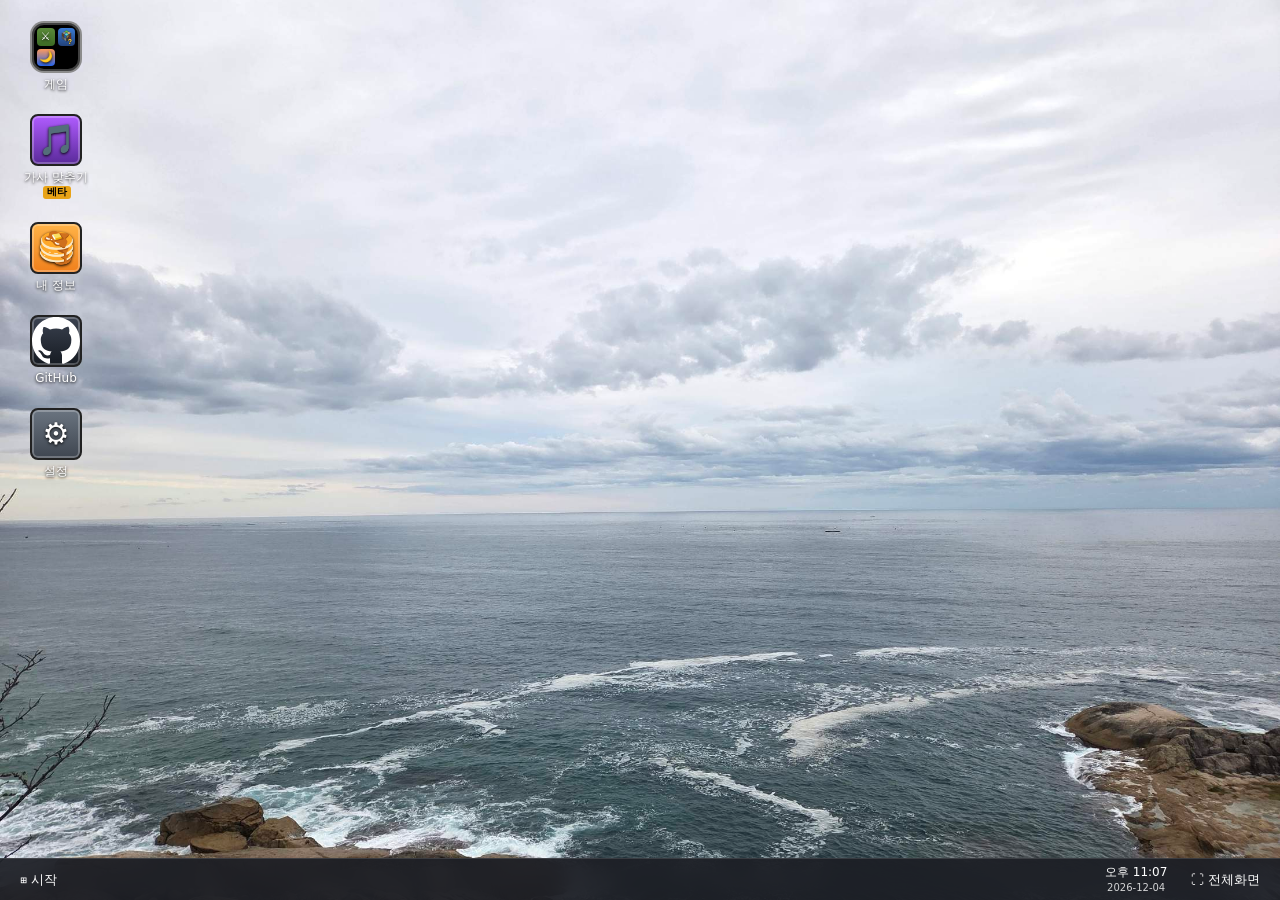
<file: index.html>
<!DOCTYPE html>
<html lang="ko">
<head>
<script>window.SITE_MULTI=1</script>
<meta charset="utf-8">
<meta name="viewport" content="width=device-width,initial-scale=1,maximum-scale=1,user-scalable=no,viewport-fit=cover">
<title>팬캣실리의 프로젝트</title>
<link rel="stylesheet" href="css/site.css?v=2026.11.28-7">
</head>
<body>
<div id="boot"><div class="bootin">
  <div class="boott">팬캣실리의 프로젝트</div>
  <div class="bootbar"><div id="bootBar"></div></div>
  <div class="bootrow"><span id="bootMsg">에셋 받는 중…</span><span id="bootPct"></span></div>
  <div class="boottip">처음 접속할 때는 게임 파일(약 1MB)을 받느라 몇 초 걸릴 수 있어요</div>
</div></div>
<div id="app">
<canvas id="cv"></canvas>
<div id="hud" class="hide">
  <div id="tags"></div>
  <div id="hurt"></div>
  <div id="cross"></div><div id="tapmark"></div><div id="atkind"><i></i></div>
  <div id="info"></div>
  <div id="effects"></div>
  <div id="title"><div id="tt"></div><div id="ts"></div></div>
  <div id="chat"></div>
  <form id="chatbar" class="hide" autocomplete="off"><input id="chatin" type="text" maxlength="120" placeholder="메시지 입력" enterkeyhint="send"><button type="submit" class="mcbtn">전송</button><button type="button" class="mcbtn" id="chatX">✕</button></form>
  <div id="actionbar"></div><div id="lyrics"></div>
  <div id="prompt"></div>
  <div id="debug"></div>
  <div id="tab" class="hide"></div>
  <div id="touch">
    <div id="joy"><div id="knob"></div></div>
    <div class="tb" id="tSpawn">📍 스폰포인트 설정</div>
    <div id="tMenu" class="hide">
      <div class="tmi" id="tTab">📋 점수판</div>
      <div class="tmi" id="tView">👁 시점 전환</div>
      <div class="tmi" id="tChat">💬 채팅</div>
      <div class="tmi" id="tSwap">⇄ 보조손 교체</div>
      <div class="tmi" id="tLand">⛶ 가로 전체화면</div>
      <div class="tmi" id="tEditM">🎮 버튼 배치 편집</div>
    </div>
    <div id="tEdit" class="hide">
      <select id="teScheme"><option value="classic">기존 조작</option><option value="pe">마크 PE 조작</option></select>
      <select id="teAdd"></select>
      <button id="teMinus">크기 −</button><button id="tePlus">크기 ＋</button><button id="teDel">🗑 빼기</button><button id="teReset">초기화</button><button id="teDone">✔ 완료</button>
      <div id="teSel"></div>
    </div>
  </div>
  <button class="mcbtn" id="pauseBtn">☰</button>
  <div id="bottom">
    <div id="itemname"></div>
    <div id="heartsRow"><canvas id="heartsC"></canvas></div>
    <div id="hotbarWrap"><div id="offhand"><span class="ic"></span></div><div id="hotbar"></div></div>
  </div>
  <div id="rot"><span id="rotBtn">📱 가로 화면 권장 · 탭해서 가로 전체화면</span></div>
</div>
<div id="menu">
  <div id="devBanner" class="hide">🛠 개발 도구 모드 · 오프라인 연습 전용 (커스텀 직업 테스트용 · 온라인 대전 불가)</div>
  <div class="panel">
    <button class="mcbtn" id="mGear" title="설정">⚙️</button>
    <h1>4중인격 PvP</h1>
    <div class="sub">Minecraft 1.21.4 서버 맵·커맨드 블록 이식판 · 1인칭 팀전 · 개인전 · 부활 10회</div>
    <div class="grid2">
      <div class="box">
        <h3>플레이어</h3>
        <div class="row"><input type="text" id="nick" maxlength="16" placeholder="닉네임"></div>
        <div class="row"><input type="text" id="skinName" maxlength="16" placeholder="마크 스킨 닉네임 (영문, 비우면 기본)" autocapitalize="off" autocorrect="off" spellcheck="false"><canvas id="skinPrev" width="32" height="32" style="image-rendering:pixelated;width:36px;height:36px;background:#222;border:2px solid #555;flex:none"></canvas></div>
        <div id="skinStat" style="font-size:12px;color:#ccc;margin:-4px 0 8px">비우면 기본 모습</div>
        <h3>인격 선택</h3>
        <div id="personas"></div>
        <h3 style="margin-top:12px">방</h3>
        <div class="row"><input type="text" id="room" maxlength="30" placeholder="방 코드 (기본 main)"></div>
        <div class="row" style="font-size:13px">게임 모드 <select id="mode" style="flex:1"><option value="team">팀전 · 같은 인격끼리 아군</option><option value="ffa">개인전 · 모두가 적</option></select></div>
        <div class="row" style="font-size:13px">직업 선택 <select id="uniq" style="flex:1"><option value="1">직업당 1명 (먼저 고른 사람)</option><option value="0">여러 명 같은 직업 가능</option></select></div>
        <div style="font-size:11px;color:#bbb" id="roomNote"></div>
        <div class="row" style="font-size:13px"><label class="mcbtn" id="upBtn" style="flex:1;cursor:pointer;text-align:center">📂 직업 업로드 (개발 도구 결과물 txt · 방장만)<input type="file" id="upFile" accept=".txt,text/plain" style="display:none"></label></div>
        <div style="font-size:11px;color:#9cf" id="upList"></div>
        <div id="netstat"></div>
        <div id="plist" style="margin-top:6px"></div>
      </div>
      <div class="box hide" id="devPanel">
        <h3>🛠 커스텀 직업 개발 도구 <button id="devFold" class="mcbtn" style="float:right;padding:2px 8px;font-size:12px">접기/펴기</button></h3>
        <div class="devbody">
          <div class="devstep"><b>① 만들고 싶은 것 적기</b> (비워 두고 AI에게 직접 말해도 돼요) · 기존 직업을 고치려면 직업 카드의 <b>✏️</b>를 누르세요
            <div id="devEdit" class="devedit hide"></div>
            <textarea id="devJob" rows="3" placeholder="새 직업: 이름, 무기, 능력, 쿨타임, 효과음 등을 자유롭게"></textarea>
            <textarea id="devSys" rows="2" placeholder="(선택) 기존 직업 · 시스템 변경 요청 — 코드로 바뀌지 않고 원문 그대로 결과물에 들어가요"></textarea>
          </div>
          <div class="devstep"><b>② (선택) 효과음 넣기</b> mp3 · ogg · wav, 3MB 이하 <input type="file" id="devSnd" accept="audio/*,.ogg,.mp3,.wav" multiple><div id="devSnds"></div></div>
          <div class="devstep"><b>③ AI 프롬프트 받기</b> → 내 AI(ChatGPT, Claude, Gemini 등)에 파일을 첨부하거나 내용을 붙여넣기
            <div class="row"><button class="mcbtn" id="devPrompt">📄 프롬프트 .txt 받기</button><button class="mcbtn" id="devCopy">📋 복사</button></div></div>
          <div class="devstep"><b>④ AI 응답 붙여넣고 테스트</b>
            <textarea id="devResp" rows="5" placeholder="AI가 준 답 전체를 붙여넣으세요 (=====새 직업 요청 원문===== 부터 =====끝===== 까지). 저장한 결과물 txt를 다시 붙여넣어도 돼요."></textarea>
            <div class="row"><label class="mcbtn" style="cursor:pointer">📂 결과물 · 응답 txt 파일 불러오기<input type="file" id="devFile" accept=".txt,text/plain" style="display:none"></label></div>
            <div class="row"><button class="mcbtn" id="devApply">✔ 적용</button><button class="mcbtn" id="devPlay">▶ 적용하고 연습 모드</button> 봇 <select id="devBots"><option>1</option><option selected>2</option><option>3</option><option>5</option></select></div></div>
          <div class="devstep" id="devVer" style="color:#9cf"></div>
          <div class="devstep"><b>🧪 테스트 옵션</b> <label><input type="checkbox" id="devGod"> 🛡️ 무적 (나는 피해를 안 받음)</label> <label><input type="checkbox" id="devNoAI"> 🤖 봇 AI 끄기 (가만히 서 있는 허수아비)</label></div>
          <div class="devstep"><b>⑤ 최종 결과물 저장</b> → 이 txt를 개발자(Claude)에게 보내면 정식 직업으로 넣어 줘요
            <div class="row devsndmode">효과음: <label><input type="radio" name="devSndMode" value="embed" checked> 결과물 txt 안에 넣기 (파일 하나)</label> <label><input type="radio" name="devSndMode" value="file"> 따로 보내기 (txt + 효과음 파일)</label></div>
            <div class="row"><button class="mcbtn" id="devResult">💾 결과물 저장</button></div></div>
          <div id="devAsk" class="devask hide"><div class="devaskbox"><p id="devAskMsg"></p><div class="row"><button class="mcbtn" id="devAskYes">그래도 저장</button><button class="mcbtn" id="devAskNo">취소</button></div></div></div>
          <div class="row devlogbar"><b style="font-size:13px">📜 실행 로그</b><select id="devFilter"><option value="all">전체</option><option value="err">오류 · 경고만</option><option value="skill">능력 사용</option><option value="dmg">피해</option><option value="event">이벤트</option><option value="user">api.log</option></select>
            <button class="mcbtn" id="devLogCopy">📋 로그 복사</button><button class="mcbtn" id="devErrCopy">🩹 오류 보고 복사 (AI에게)</button><button class="mcbtn" id="devLogClear">지우기</button></div>
          <pre id="devLog"></pre>
        </div>
      </div>
      <div class="box">
        <h3>직업 선택</h3>
        <div id="jobs"></div>
        <div id="jobinfo" style="margin-top:10px"></div>
      </div>
    </div>
    <div class="play">
      <button class="mcbtn" id="btnPlay" disabled>⚔️ 아레나 입장 (멀티플레이)</button>
      <button class="mcbtn" id="btnPractice" disabled>🤖 연습 모드 · 봇 <span id="botv">3</span>명</button>
    </div>
    <button class="mcbtn frameonly" id="btnDesk">게임 끄고 바탕화면으로</button>
    <button class="mcbtn" id="btnLand">📱 가로 전체화면: 꺼짐</button>
    <div class="row" style="margin-top:8px;justify-content:flex-end;font-size:13px">봇 난이도 <select id="botLv"><option value="0">쉬움</option><option value="1">보통</option><option value="2">어려움</option></select> 봇 수 <input type="range" id="botn" min="1" max="7" value="3" style="width:140px"></div>
    <div class="box" style="margin-top:10px" id="packBox">
      <h3>🎨 마인크래프트 바닐라 리소스팩 (선택)</h3>
      <div style="font-size:12px;color:#ddd;margin-bottom:8px;line-height:1.5">버튼 한 번이면 블록 텍스처와 효과음(발소리 · 타격음 · 모루 · 폭발 · 노트블록 등 커맨드 playsound 소리)을 마인크래프트 1.21.4 원본으로 바꿔요. 필요한 파일 약 100개(수 MB)만 공개 에셋 서버에서 이 기기로 받아 저장하고, 게임 파일에는 들어 있지 않아요.</div>
      <button class="mcbtn" id="packGet" style="width:100%;margin-bottom:8px">⬇️ 바닐라 리소스팩 받아서 적용</button>
      <div class="row" style="font-size:13px;flex-wrap:wrap">
        <label><input type="checkbox" id="packOn" disabled> 리소스팩 사용</label>
        <button class="mcbtn" id="packDel" style="padding:4px 10px;font-size:13px" disabled>지우기</button>
      </div>
      <div id="packSt" style="font-size:12px;color:#ccc">불러온 리소스팩 없음 · 기본 텍스처/효과음 사용 중</div>
    </div>
    <div class="box" style="margin-top:10px">
      <button class="mcbtn" id="btnHelp">조작법 · 규칙 보기</button>
      <div id="help" class="hide" style="margin-top:8px">
        <b>PC</b> WASD 이동 · 마우스 시점 · 좌클릭 공격 · 우클릭 사용(스킬/방패/활 당기기) · 1~9/휠 핫바 · Space 점프 · Shift 웅크리기 · Ctrl 또는 W 두 번 달리기 (W를 누른 채 Ctrl을 톡 치면 계속 달려요) · E 스폰포인트 설정 · F 보조손 교체 · V/F5 시점 · Tab 점수판 · T 채팅 · F3 좌표 · Esc 메뉴<br>
        <b>모바일</b> 왼쪽 드래그 이동(끝까지 밀면 달리기) · 오른쪽 드래그 시점 · 짧게 탭 = 공격 · ✋ 사용(누르고 있으면 방패/활) · ⇩ 웅크리기 토글 · ⛶ 가로 전체화면 · 핫바 칸 두 번 탭 = 바로 사용<br>
        <b>규칙</b> 자연 회복 없음(스킬·포션으로만 회복) · 낙하 피해 있음 · 섬 밖 구덩이는 가루눈(감속) 아래 용암 · 죽으면 찍어 둔 스폰 패드에서 즉시 부활, 아이템 유지 · "경기 시작" 후 11번째 사망 시 관전자 · 마지막 생존자 승리 · 매끄러운 돌 위에 서면 빙글빙글 돌아요(원본 맵 장치)<br>
        <b>스킬</b> 스킬 아이템을 손에 들고 우클릭(모바일 ✋). 그랩은 웅크린 채 1.1초 차징 후, 웅크린 상태 그대로 사용(웅크리기를 풀면 차징 취소). 스킬이 쿨타임이면 우클릭이 보조손 방패로 넘어가요(원본과 같은 동작).
      </div>
    </div>
  </div>
</div>
<div id="pause" class="hide">
  <div class="inner">
    <div class="mctitle" id="pTitle">게임 메뉴</div>
    <button class="mcbtn" id="pResume">게임으로 돌아가기</button><button class="mcbtn" id="pClose">완료</button>
    <label class="praconly gameonly">무적 (연습) <input type="checkbox" id="pGod"></label>
    <label class="praconly gameonly">봇 AI 끄기 <input type="checkbox" id="pNoAI"></label>
    <label class="gameonly">게임 모드 <select id="pMode"><option value="team">팀전</option><option value="ffa">개인전</option></select></label>
    <label class="gameonly">직업 선택 <select id="pUniq"><option value="1">직업당 1명</option><option value="0">중복 가능</option></select> <small id="pRoomNote" style="color:#bbb"></small></label>
    <button class="mcbtn gameonly" id="pStart">경기 시작 (사망 수 초기화)</button>
    <button class="mcbtn gameonly" id="pView">시점 전환</button>
    <label>감도 <input type="range" id="sens" min=".3" max="3" step=".05"></label>
    <label>시야각 <span id="fovv">70</span> <input type="range" id="pFov" min="30" max="110" step="1"></label>
    <label>볼륨 <input type="range" id="vol" min="0" max="1" step=".05"></label>
    <label>게임 효과음 <input type="range" id="vSfx" min="0" max="1" step=".05"></label>
    <label>능력 효과음 <input type="range" id="vAb" min="0" max="1" step=".05"></label>
    <label>사망 메시지 <select id="pDeath"><option value="full">보이기</option><option value="simple">간소화</option><option value="hide">숨기기</option></select></label>
    <label>해상도 <select id="pRes"><option value="1">기본</option><option value=".75">낮게</option><option value=".5">매우 낮게</option></select></label>
    <label>머리 위 HP 표시 <input type="checkbox" id="pHp" checked></label>
    <label>화면 흔들림 <input type="checkbox" id="pBob" checked></label>
    <label class="mobonly">터치 조준 보조 <input type="checkbox" id="pAssist" checked></label>
    <label class="mobonly">모바일 조작 <select id="pCtl"><option value="classic">기존</option><option value="pe">마크 PE</option></select></label>
    <label class="mobonly">이동 방식 <select id="pMove"><option value="joy">조이스틱</option><option value="dpad">방향키 버튼</option></select></label>
    <label class="mobonly">웅크리기 <select id="pSneakM"><option value="toggle">토글</option><option value="hold">누르는 동안</option></select></label>
    <button class="mcbtn mobonly" id="pEdit" style="justify-content:center">터치 버튼 배치 편집</button>
    <label class="pconly">자동 전체화면 <input type="checkbox" id="pLock" checked></label>
    <label>P2P 멀티플레이 <input type="checkbox" id="pP2P"></label>
    <button class="mcbtn pconly" id="pWinMode" style="justify-content:center">창 모드로</button>
    <button class="mcbtn" id="pHelp">조작법</button>
    <div id="help2" class="hide">PC: WASD/마우스, 좌클릭 공격, 우클릭 사용, Shift 웅크리기, Ctrl 또는 W 두 번 달리기, E 스폰 설정, F 보조손 교체, V 시점, Tab 점수판, T 채팅<br>모바일: 왼쪽 드래그 이동, 오른쪽 드래그 시점, 탭 공격, ✋ 사용, ⇩ 웅크리기</div>
    <button class="mcbtn frameonly" id="pDeskX">🖥️ 게임 끄고 바탕화면으로</button>
    <button class="mcbtn gameonly" id="pLobby">로비로 나가기</button>
  </div>
</div>
</div>
<div id="newJobPop" class="hide"><div class="njbox">
  <h3>＋ 능력 새로 추가하기 (또는 시스템 수정하기)</h3>
  <ol>
    <li><b>개발 도구 창</b>을 열어요. (이 게임에 개발 도구가 켜진 창이에요 · 사이트주소/ability_pvp_dev 로도 들어갈 수 있어요)</li>
    <li>개발 도구에서 <b>AI 프롬프트 .txt</b>를 받아 내 AI(ChatGPT · Claude · Gemini 등)에 첨부하고, 만들고 싶은 직업과 능력을 말해요.</li>
    <li>AI의 답을 개발 도구에 붙여넣으면 바로 <b>연습 모드에서 테스트</b>할 수 있어요. 효과음 파일도 넣을 수 있어요.</li>
    <li>마음에 들면 <b>결과물 .txt</b>를 저장해서 개발자(Claude)에게 보내 주세요. 정식 직업으로 넣어 드려요.</li>
  </ol>
  <div style="font-size:12px;color:#bbb">기존 직업 · 시스템을 바꾸고 싶은 내용은 코드로 바뀌지 않고, 쓴 글 그대로 결과물에 따로 담겨요.</div>
  <div class="row" style="margin-top:10px"><button class="mcbtn" id="njDown" style="flex:1">🛠 개발 도구 창 열기</button><button class="mcbtn" id="njClose">닫기</button></div>
  <div id="njMsg" style="font-size:12px;color:#8f8;margin-top:6px"></div>
</div></div>
<script src="js/data/version.js?v=2026.11.28-7"></script>
<script src="js/data/apvp_assets.js?v=2026.11.28-7"></script>
<script src="js/data/apvp_extra_snd.js?v=2026.11.28-7"></script>
<script src="js/data/rbs_data.js?v=2026.11.28-7"></script>
<script src="js/data/rbs_assets.js?v=2026.11.28-7"></script>
<script src="js/data/rbs_icon.js?v=2026.11.28-7"></script>
<script src="js/data/dances.js?v=2026.11.28-7"></script>
<script src="js/data/frog.js?v=2026.11.28-7"></script>
<script src="js/game/00_wall.js?v=2026.11.28-7"></script>
<script src="js/game/01_core.js?v=2026.11.28-7"></script>
<script src="js/game/01b_dance.js?v=2026.11.28-7"></script>
<script src="js/game/02_gfx.js?v=2026.11.28-7"></script>
<script src="js/game/02b_skin.js?v=2026.11.28-7"></script>
<script src="js/game/03_audio.js?v=2026.11.28-7"></script>
<script src="js/game/03b_pack.js?v=2026.11.28-7"></script>
<script src="js/game/04_items.js?v=2026.11.28-7"></script>
<script src="js/game/05_player.js?v=2026.11.28-7"></script>
<script src="js/game/06_skills.js?v=2026.11.28-7"></script>
<script src="js/jobs/rusher.js?v=2026.11.28-7"></script>
<script src="js/jobs/policer.js?v=2026.11.28-7"></script>
<script src="js/jobs/spider.js?v=2026.11.28-7"></script>
<script src="js/jobs/360.js?v=2026.11.28-7"></script>
<script src="js/jobs/ice_wizard.js?v=2026.11.28-7"></script>
<script src="js/jobs/randomizer.js?v=2026.11.28-7"></script>
<script src="js/jobs/suno.js?v=2026.11.28-7"></script>
<script src="js/jobs/mefab3.js?v=2026.11.28-7"></script>
<script src="js/jobs/slime.js?v=2026.11.28-7"></script>
<script src="js/jobs/viggle.js?v=2026.11.28-7"></script>
<script src="js/jobs/summoner.js?v=2026.11.28-7"></script>
<script src="js/jobs/seryong.js?v=2026.11.28-7"></script>
<script src="js/jobs/ai.js?v=2026.11.28-7"></script>
<script src="js/jobs/bilcorner.js?v=2026.11.28-7"></script>
<script src="js/jobs/dude.js?v=2026.11.28-7"></script>
<script src="js/jobs/dude_new.js?v=2026.11.28-7"></script>
<script src="js/jobs/jemwenti.js?v=2026.11.28-7"></script>
<script src="js/jobs/susu.js?v=2026.11.28-7"></script>
<script src="js/jobs/yuntomman.js?v=2026.11.28-7"></script>
<script src="js/game/06b_lyrics.js?v=2026.11.28-7"></script>
<script src="js/game/07_net.js?v=2026.11.28-7"></script>
<script src="js/game/08_bot.js?v=2026.11.28-7"></script>
<script src="js/game/09_game.js?v=2026.11.28-7"></script>
<script src="js/game/10_render.js?v=2026.11.28-7"></script>
<script src="js/game/11_ui.js?v=2026.11.28-7"></script>
<script src="js/game/11b_touch.js?v=2026.11.28-7"></script>
<script src="js/game/11c_mod.js?v=2026.11.28-7"></script>
<script src="js/game/11d_prompt.js?v=2026.11.28-7"></script>
<script src="js/game/11e_desk.js?v=2026.11.28-7"></script>
<script src="js/game/11f_upload.js?v=2026.11.28-7"></script>
<script src="js/game/12_main.js?v=2026.11.28-7"></script>
<script src="js/game/20_rbs_tex.js?v=2026.11.28-7"></script>
<script src="js/game/21_rbs_blocks.js?v=2026.11.28-7"></script>
<script src="js/game/22_rbs_items.js?v=2026.11.28-7"></script>
<script src="js/game/23_rbs_world.js?v=2026.11.28-7"></script>
<script src="js/game/24_rbs_player.js?v=2026.11.28-7"></script>
<script src="js/game/25_rbs_game.js?v=2026.11.28-7"></script>
<script src="js/game/26_rbs_bot.js?v=2026.11.28-7"></script>
<script src="js/game/27_rbs_render.js?v=2026.11.28-7"></script>
<script src="js/game/28_rbs_audio.js?v=2026.11.28-7"></script>
<script src="js/game/29_rbs_input.js?v=2026.11.28-7"></script>
<script src="js/game/29b_rbs_touch.js?v=2026.11.28-7"></script>
<script src="js/game/31_rbs_ui.js?v=2026.11.28-7"></script>
<script src="js/game/32_rbs_gui.js?v=2026.11.28-7"></script>
<script src="js/game/33_rbs_pack.js?v=2026.11.28-7"></script>
<script src="js/game/34_rbs_main.js?v=2026.11.28-7"></script>
<script src="js/game/99_boot.js?v=2026.11.28-7"></script>
</body>
</html>
</file>
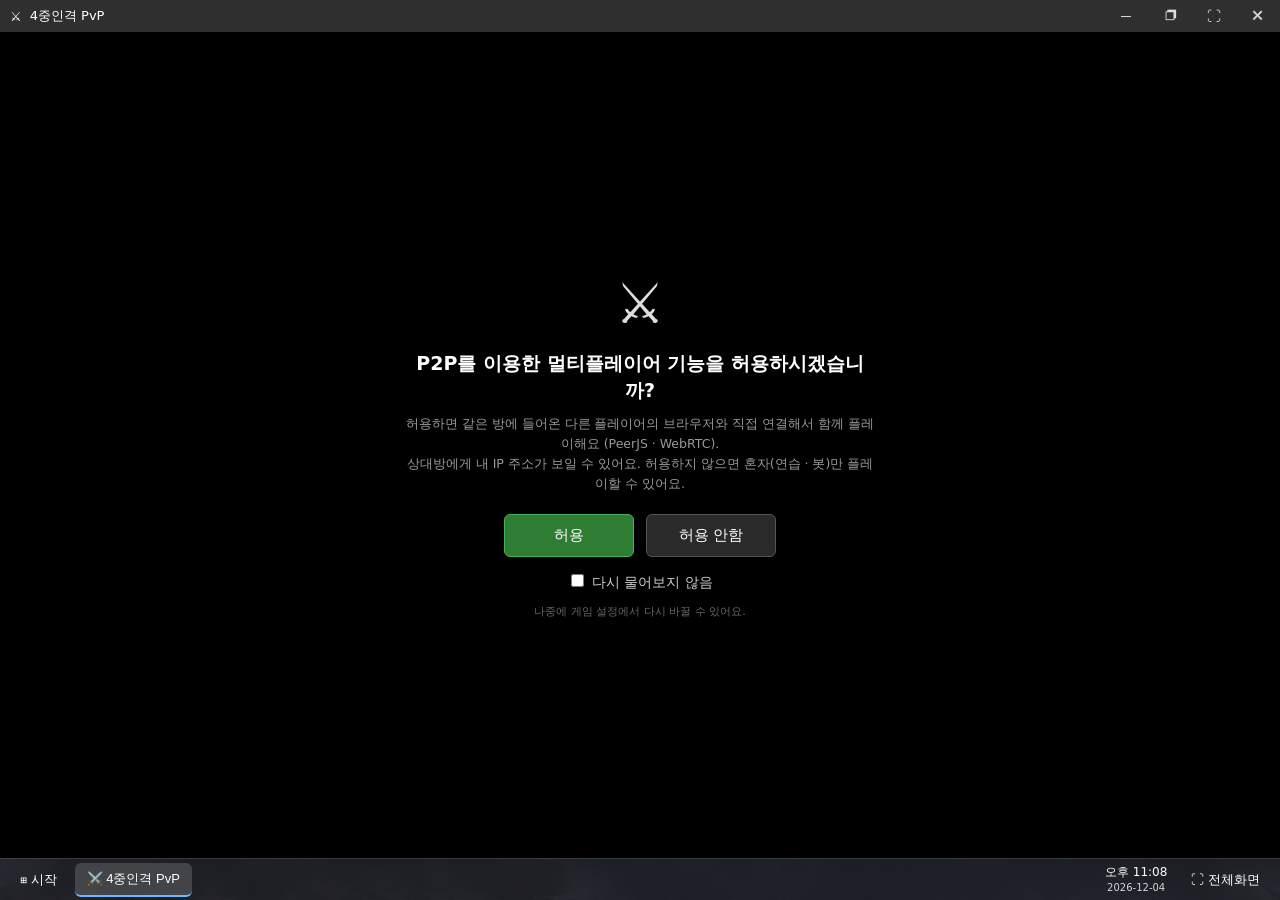
<file: ability_pvp/index.html>
<!DOCTYPE html>
<html lang="ko">
<head>
<meta charset="utf-8">
<meta name="viewport" content="width=device-width,initial-scale=1,maximum-scale=1,user-scalable=no,viewport-fit=cover">
<title>4중인격 PvP</title>
<style>html,body{margin:0;height:100%;background:#000;color:#aaa;font:14px sans-serif}body{display:flex;align-items:center;justify-content:center}</style>
</head>
<body>
불러오는 중…
<script>
// 사이트주소/ability_pvp : 가상 데스크톱 위에 4중인격 창만 띄운다. (tools/mkentry.py로 만든 파일)
// 사이트 루트의 index.html을 받아 <base href>(css·js·rbs/music 경로가 루트 기준)와 앱 플래그만 넣어 그린다.
(function () {
  var FLAG = "window.SITE_OPEN='apvp';", root = new URL('../', location.href);
  fetch(new URL('index.html', root), { cache: 'no-cache' }).then(function (r) { if (!r.ok) throw new Error(r.status); return r.text(); }).then(function (h) {
    h = h.replace(/<head([^>]*)>/i, function (m) { return m + '<base href="' + root.href + '"><script>' + FLAG + '<\/script>'; });
    h = h.replace(/<title>[^<]*<\/title>/i, '<title>' + document.title + '</title>');
    document.open(); document.write(h); document.close();
  }).catch(function () { location.replace(root.href); });
})();
</script>
</body>
</html>
</file>
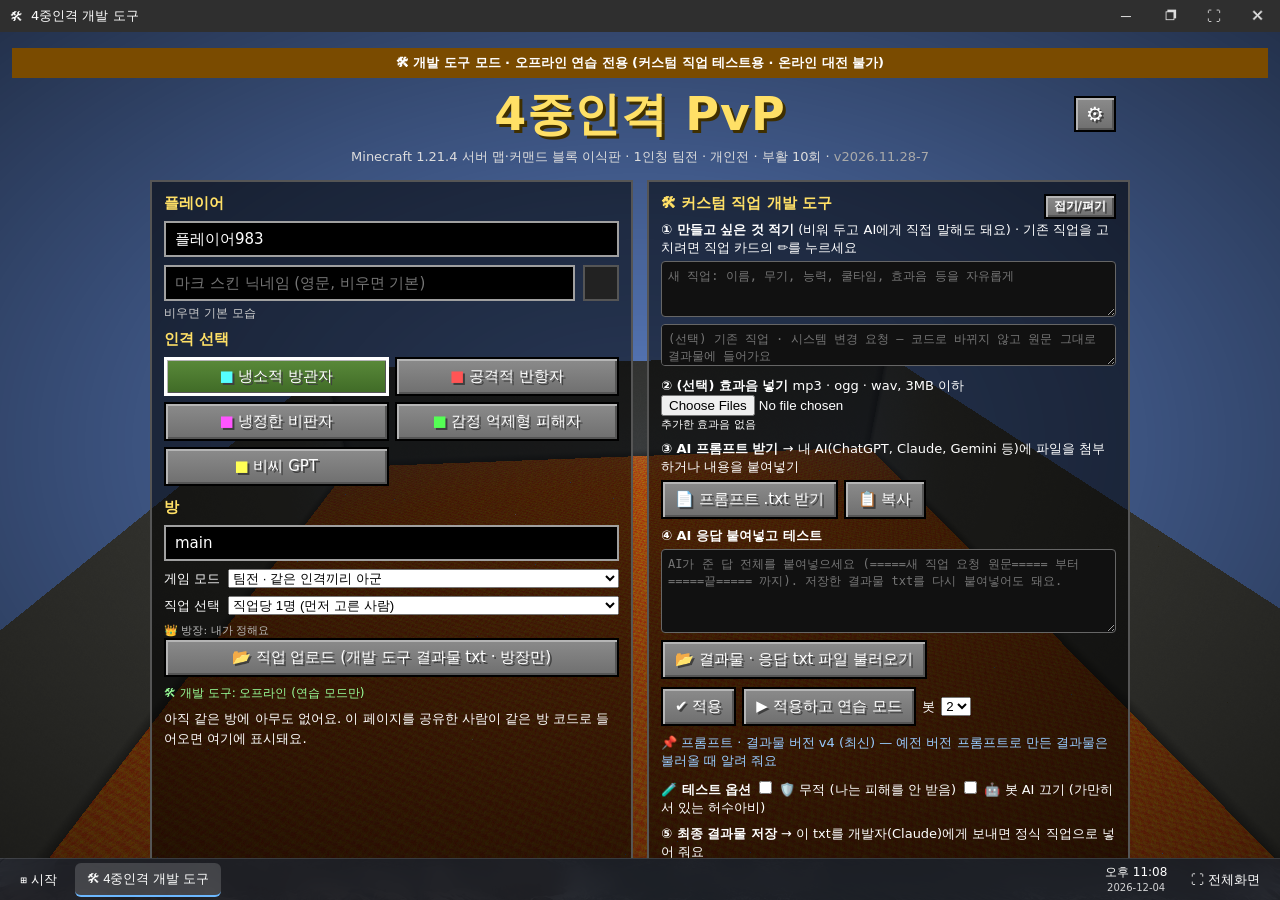
<file: ability_pvp_dev/index.html>
<!DOCTYPE html>
<html lang="ko">
<head>
<meta charset="utf-8">
<meta name="viewport" content="width=device-width,initial-scale=1,maximum-scale=1,user-scalable=no,viewport-fit=cover">
<title>4중인격 개발 도구</title>
<style>html,body{margin:0;height:100%;background:#000;color:#aaa;font:14px sans-serif}body{display:flex;align-items:center;justify-content:center}</style>
</head>
<body>
불러오는 중…
<script>
// 사이트주소/ability_pvp_dev : 가상 데스크톱 위에 4중인격 개발 도구 창만 띄운다. (tools/mkentry.py로 만든 파일)
// 사이트 루트의 index.html을 받아 <base href>(css·js·rbs/music 경로가 루트 기준)와 앱 플래그만 넣어 그린다.
(function () {
  var FLAG = "window.SITE_OPEN='apvp_dev';", root = new URL('../', location.href);
  fetch(new URL('index.html', root), { cache: 'no-cache' }).then(function (r) { if (!r.ok) throw new Error(r.status); return r.text(); }).then(function (h) {
    h = h.replace(/<head([^>]*)>/i, function (m) { return m + '<base href="' + root.href + '"><script>' + FLAG + '<\/script>'; });
    h = h.replace(/<title>[^<]*<\/title>/i, '<title>' + document.title + '</title>');
    document.open(); document.write(h); document.close();
  }).catch(function () { location.replace(root.href); });
})();
</script>
</body>
</html>
</file>
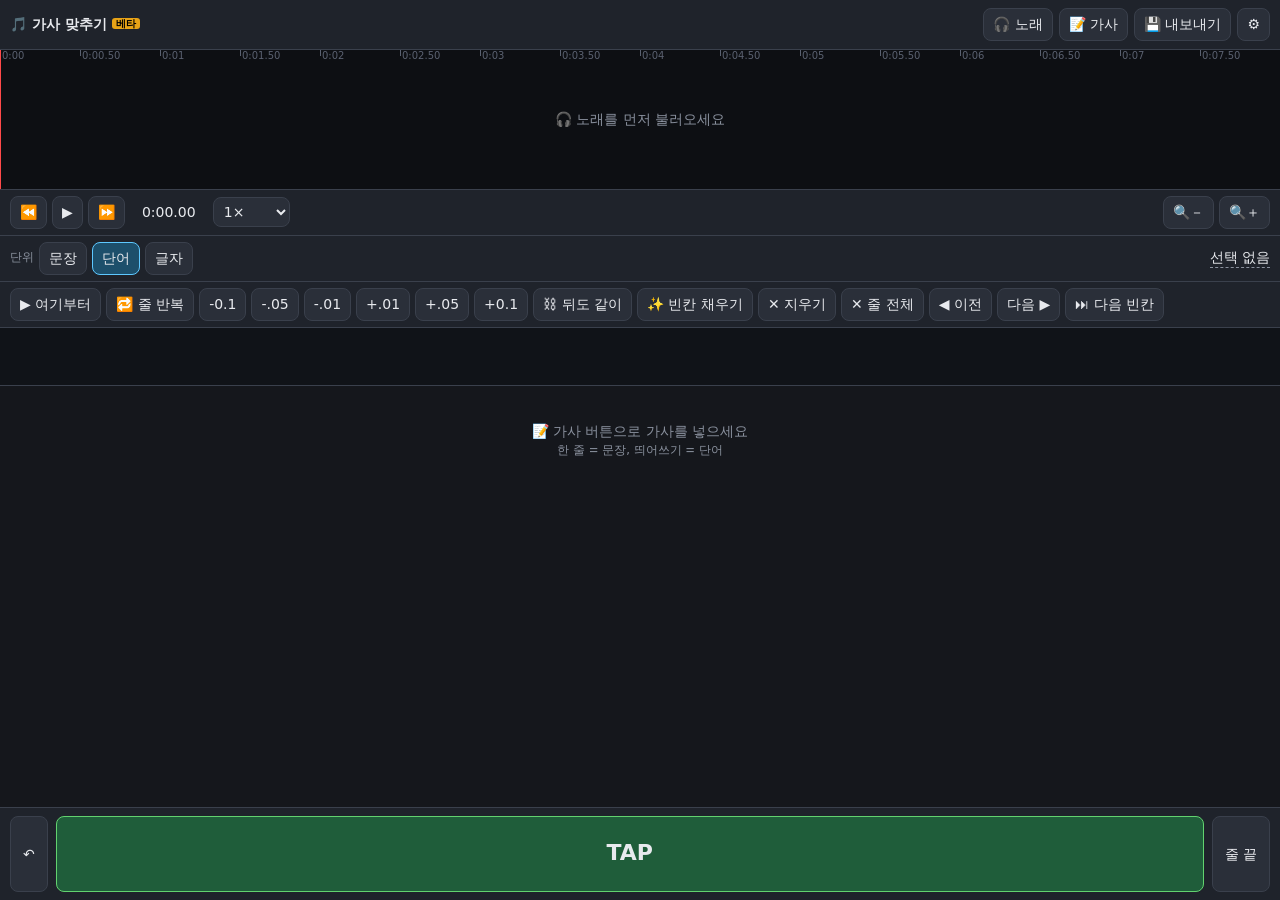
<file: lyrics/index.html>
<!doctype html>
<html lang="ko">
<head>
<meta charset="utf-8">
<meta name="viewport" content="width=device-width,initial-scale=1,maximum-scale=1,user-scalable=no,viewport-fit=cover">
<title>가사 맞추기</title>
<meta name="description" content="노래 가사를 문장·단어·글자 단위로 터치해서 타이밍을 찍고 고치는 도구. LRC(txt)로 내보낸다.">
<style>
:root{--bg:#15171c;--pn:#1f232b;--pn2:#2a2f39;--ln:#3a404c;--tx:#e8eaee;--dim:#8a919e;--ac:#5ec8ff;--wd:#ffd84a;--ch:#ff7ab8;--sel:#fff;--ph:#ff4a4a;--ok:#62d26f}
*{box-sizing:border-box;-webkit-tap-highlight-color:transparent}
html,body{margin:0;height:100%;background:var(--bg);color:var(--tx);font:14px/1.35 system-ui,-apple-system,"Apple SD Gothic Neo","Malgun Gothic",sans-serif;overscroll-behavior:none}
body{display:flex;flex-direction:column;height:100dvh;padding:env(safe-area-inset-top) env(safe-area-inset-right) 0 env(safe-area-inset-left)}
button,select,input{font:inherit;color:inherit}
button{background:var(--pn2);border:1px solid var(--ln);border-radius:8px;padding:6px 9px;touch-action:manipulation;white-space:nowrap;cursor:pointer}
button:active{filter:brightness(1.3)}
button.on{background:#1d4f6b;border-color:var(--ac)}
select,input[type=number],input[type=text]{background:var(--pn2);border:1px solid var(--ln);border-radius:8px;padding:5px 6px}
header{display:flex;gap:6px;align-items:center;padding:8px 10px;background:var(--pn);border-bottom:1px solid var(--ln);overflow-x:auto}
header b{margin-right:auto;white-space:nowrap}
.beta{font-style:normal;background:#e8a317;color:#000;font-size:10px;padding:0 4px;border-radius:3px;vertical-align:2px}
@media (max-width:430px){header b span{display:none}header button{padding:6px 7px}}
.row{display:flex;gap:5px;align-items:center;padding:6px 10px;overflow-x:auto;background:var(--pn);border-bottom:1px solid var(--ln);scrollbar-width:none}
.row::-webkit-scrollbar{display:none}
.row .sp{flex:1}
.row small{color:var(--dim);white-space:nowrap}
#wave{position:relative;height:140px;flex:none;background:#0d0f13;border-bottom:1px solid var(--ln)}
#cv{width:100%;height:100%;display:block;touch-action:none}
#waveMsg{position:absolute;inset:0;display:flex;align-items:center;justify-content:center;color:var(--dim);pointer-events:none;text-align:center;padding:10px}
#tNow{font-variant-numeric:tabular-nums;min-width:78px;text-align:center}
#selInfo{white-space:nowrap;font-variant-numeric:tabular-nums;max-width:46vw;overflow:hidden;text-overflow:ellipsis;cursor:pointer;border-bottom:1px dashed var(--dim)}
#kara{flex:none;padding:8px 12px;min-height:58px;background:#101318;border-bottom:1px solid var(--ln);text-align:center}
#kara .m{font-size:19px;font-weight:600}
#kara .b{font-size:14px;color:#b9bfca}
#kara .n{font-size:13px;color:#5d6470;margin-top:2px}
#kara s{text-decoration:none;color:#6c7380}
#kara s.on{color:var(--wd)}
#list{flex:1;overflow-y:auto;padding:6px 8px 12px}
.ln{border:1px solid var(--ln);background:var(--pn);border-radius:10px;padding:5px 7px;margin-bottom:6px}
.ln.bg{background:#1a1d24;border-style:dashed}
.ln.cur{border-color:#6a7a90}
.lh{display:flex;gap:6px;align-items:center;font-size:12px;color:var(--dim);margin-bottom:4px}
.lh button{padding:2px 7px;font-size:12px;border-radius:6px}
.lh .lt{color:var(--ac);font-variant-numeric:tabular-nums}
.lh .le{margin-left:auto;font-variant-numeric:tabular-nums}
.ws{display:flex;flex-wrap:wrap;gap:5px}
.w{display:inline-flex;gap:2px;padding:2px;border-radius:7px;background:#262b34}
.u{display:inline-flex;flex-direction:column;align-items:center;padding:3px 7px;border-radius:6px;background:var(--pn2);border:1px solid transparent;cursor:pointer;user-select:none;min-width:24px}
.u i{font-style:normal;font-size:10px;color:var(--dim);font-variant-numeric:tabular-nums;min-height:12px}
.u.set{border-color:#3e5566}
.u.set i{color:#9fd8ff}
.u.on{color:var(--wd)}
.u.sel{border-color:var(--sel);background:#3b4452;box-shadow:0 0 0 2px #fff4}
.u.c{padding:3px 4px;min-width:20px}
.u.ln1{flex:1;align-items:flex-start;text-align:left}
#tapbar{flex:none;display:flex;gap:8px;padding:8px 10px calc(8px + env(safe-area-inset-bottom));background:var(--pn);border-top:1px solid var(--ln)}
#tapbar button{padding:0 12px}
#bTap{flex:1;height:76px;font-size:22px;font-weight:700;background:#1f5d3a;border-color:var(--ok);display:flex;flex-direction:column;align-items:center;justify-content:center;gap:2px;user-select:none;-webkit-user-select:none}
#bTap small{font-size:13px;font-weight:400;color:#cfe;max-width:60vw;overflow:hidden;text-overflow:ellipsis}
#bTap.down{background:#2d8a56}
.dlg{position:fixed;inset:0;background:#000a;display:none;align-items:center;justify-content:center;z-index:9;padding:12px}
.dlg.show{display:flex}
.dlg>div{background:var(--pn);border:1px solid var(--ln);border-radius:12px;padding:12px;width:min(640px,100%);max-height:92dvh;overflow:auto;display:flex;flex-direction:column;gap:8px}
.dlg h3{margin:0 0 2px;font-size:16px}
.dlg textarea{width:100%;min-height:42dvh;background:#0f1115;color:var(--tx);border:1px solid var(--ln);border-radius:8px;padding:8px;font:13px/1.45 ui-monospace,Consolas,monospace;resize:vertical}
.dlg .bt{display:flex;gap:6px;flex-wrap:wrap;justify-content:flex-end}
.dlg label{display:flex;gap:8px;align-items:center;justify-content:space-between}
.dlg p{margin:0;color:var(--dim);font-size:13px}
.dlg code{background:#0f1115;padding:1px 4px;border-radius:4px;color:#cde}
#toast{position:fixed;left:50%;bottom:110px;transform:translateX(-50%);background:#000c;padding:8px 14px;border-radius:20px;opacity:0;transition:opacity .2s;pointer-events:none;z-index:10}
#toast.show{opacity:1}
.empty{color:var(--dim);text-align:center;padding:30px 10px}
</style>
</head>
<body>
<header>
  <b>🎵<span> 가사 맞추기</span> <i class="beta">베타</i></b>
  <button id="bAudio">🎧 노래</button>
  <button id="bLyr">📝 가사</button>
  <button id="bOut">💾 내보내기</button>
  <button id="bSet">⚙️</button>
  <input type="file" id="fAudio" accept="audio/*,.mp3,.ogg,.wav,.m4a" hidden>
  <input type="file" id="fLyr" accept=".lrc,.txt,.json,text/plain" hidden>
</header>
<div id="wave"><canvas id="cv"></canvas><div id="waveMsg">🎧 노래를 먼저 불러오세요</div></div>
<div class="row">
  <button id="bBack">⏪</button><button id="bPlay">▶</button><button id="bFwd">⏩</button>
  <span id="tNow">0:00.00</span>
  <select id="sRate" title="재생 속도"><option value="0.5">0.5×</option><option value="0.75">0.75×</option><option value="1" selected>1×</option><option value="1.25">1.25×</option></select>
  <span class="sp"></span>
  <button id="zOut">🔍－</button><button id="zIn">🔍＋</button>
</div>
<div class="row">
  <small>단위</small>
  <button data-m="line">문장</button><button data-m="word">단어</button><button data-m="char">글자</button>
  <span class="sp"></span>
  <span id="selInfo" title="눌러서 시간 직접 입력">선택 없음</span>
</div>
<div class="row">
  <button id="bFrom">▶ 여기부터</button>
  <button id="bLoop">🔁 줄 반복</button>
  <button data-n="-0.1">-0.1</button><button data-n="-0.05">-.05</button><button data-n="-0.01">-.01</button>
  <button data-n="0.01">+.01</button><button data-n="0.05">+.05</button><button data-n="0.1">+0.1</button>
  <button id="bChain" title="켜면 미세 조정할 때 뒤에 있는 시간도 전부 같이 민다">⛓ 뒤도 같이</button>
  <button id="bFill" title="선택한 줄(문장 단위면 전체)의 빈 시간을 앞뒤 시간 사이에 글자 수 비율로 채운다">✨ 빈칸 채우기</button>
  <button id="bClr">✕ 지우기</button>
  <button id="bClrL">✕ 줄 전체</button>
  <button id="bPrev">◀ 이전</button><button id="bNext">다음 ▶</button>
  <button id="bNextEmpty">⏭ 다음 빈칸</button>
</div>
<div id="kara"></div>
<div id="list"></div>
<div id="tapbar">
  <button id="bUndo" title="되돌리기">↶</button>
  <button id="bTap">TAP<small id="tapNext"></small></button>
  <button id="bEnd" title="지금 재생 위치를 이 줄의 끝으로">줄 끝</button>
</div>

<div class="dlg" id="dLyr"><div>
  <h3>📝 가사 넣기 / 고치기</h3>
  <p>한 줄 = 한 문장, 띄어쓰기 = 단어. 줄 앞에 <code>bg:</code>를 붙이면 뒷소리(작은 줄). LRC를 붙여 넣어도 시간까지 불러온다. 글자가 같은 줄은 찍어 둔 시간이 그대로 남는다.</p>
  <textarea id="tLyr" spellcheck="false" placeholder="너를 위한 나의&#10;노랠 들어 줄래?&#10;bg: (어떡해 허이!)"></textarea>
  <div class="bt"><button id="bLyrFile">📂 파일 열기 (.lrc .txt .json)</button><span style="flex:1"></span><button data-close>취소</button><button id="bLyrOk" class="on">적용</button></div>
</div></div>

<div class="dlg" id="dOut"><div>
  <h3>💾 내보내기</h3>
  <div class="bt" style="justify-content:flex-start">
    <button data-f="lrc" class="on">LRC (글자·단어)</button><button data-f="lrcl">LRC (문장만)</button><button data-f="json">JSON</button>
  </div>
  <textarea id="tOut" spellcheck="false" readonly></textarea>
  <p id="outNote"></p>
  <div class="bt"><button id="bCopy">📋 복사</button><button id="bDl">⬇️ .lrc</button><button id="bDlT">⬇️ .txt</button><span style="flex:1"></span><button data-close>닫기</button></div>
</div></div>

<div class="dlg" id="dSet"><div>
  <h3>⚙️ 설정</h3>
  <label>제목 <input type="text" id="iTitle" style="width:60%"></label>
  <label>가수 <input type="text" id="iArtist" style="width:60%"></label>
  <label>미리 듣기 (▶ 여기부터·줄 반복이 몇 초 앞에서 시작할지) <select id="iPre"><option>0</option><option>0.5</option><option selected>1</option><option>2</option><option>3</option></select></label>
  <label>터치 지연 보정 (ms, 찍은 시간에서 뺌) <input type="number" id="iLat" value="0" step="10" style="width:90px"></label>
  <label>TAP을 꾹 눌렀다 떼면 줄 끝 기록 (그 줄 마지막 칸일 때) <input type="checkbox" id="iHold" checked></label>
  <p><b>조작</b> · TAP: 지금 재생 위치를 선택 칸에 찍고 다음 칸으로. 칸을 누르면 선택. 파형을 탭하면 그 위치로 이동, 끌면 스크롤, 두 손가락으로 확대. 파형의 세로선(하늘색 = 문장, 노랑 = 단어, 분홍 = 글자, 점선 = 줄 끝)을 끌면 시간이 바뀐다. 흰 선은 선택한 칸, 빨간 선은 재생 위치.</p>
  <p><b>키보드</b> · Space: TAP · P: 재생/정지 · ←/→: 2초 이동 · , / .: -/+0.01초 · E: 줄 끝 · Ctrl+Z: 되돌리기</p>
  <p><b>형식</b> · 확장 LRC(일반 텍스트). <code>[mm:ss.xx]</code> 줄 시작, 글자/단어 앞의 <code>&lt;mm:ss.xx&gt;</code>가 그 글자부터의 시간, 줄 끝의 <code>&lt;mm:ss.xx&gt;</code>가 줄 끝 시간, <code>bg:</code>는 뒷소리 줄. 단어 시간 = 단어 첫 글자의 시간.</p>
  <p>주소 뒤에 <code>?audio=노래주소&amp;lrc=가사주소</code>를 붙이면 바로 불러온다.</p>
  <div class="bt"><button id="bReset">🗑 전부 비우기</button><span style="flex:1"></span><button data-close class="on">닫기</button></div>
</div></div>
<div id="toast"></div>

<script>
'use strict';
const $ = id => document.getElementById(id);
const esc = s => String(s).replace(/[&<>"]/g, c => ({ '&': '&amp;', '<': '&lt;', '>': '&gt;', '"': '&quot;' }[c]));
const clamp = (v, a, b) => Math.max(a, Math.min(b, v));
const LS = { get(k, d) { try { const v = localStorage.getItem(k); return v == null ? d : JSON.parse(v); } catch (e) { return d; } }, set(k, v) { try { localStorage.setItem(k, JSON.stringify(v)); } catch (e) {} } };
function toast(s) { const t = $('toast'); t.textContent = s; t.classList.add('show'); clearTimeout(toast.h); toast.h = setTimeout(() => t.classList.remove('show'), 1600); }

// ---------- 시간 ----------
const fmt = t => { if (t == null || !isFinite(t)) return '--'; const cs = Math.round(Math.max(0, t) * 100), m = Math.floor(cs / 6000), s = (cs % 6000) / 100; return m + ':' + s.toFixed(2).padStart(5, '0'); };
const lrcT = t => { const cs = Math.round(Math.max(0, t) * 100), m = Math.floor(cs / 6000), s = (cs % 6000) / 100; return String(m).padStart(2, '0') + ':' + s.toFixed(2).padStart(5, '0'); };
const fmtS = t => t == null ? '' : (Math.round(t * 100) / 100).toFixed(2);
function parseT(s) { s = String(s).trim(); let m = s.match(/^(\d+):(\d+(?:\.\d+)?)$/); if (m) return +m[1] * 60 + +m[2]; if (/^\d+(\.\d+)?$/.test(s)) return +s; return null; }

// ---------- 문서: lines[{bg, end, words[{chars[{c, t}]}]}] ----------
let doc = LS.get('lyrtool_doc', null) || { title: '', artist: '', lines: [] };
const S = Object.assign({ mode: 'word', pre: 1, lat: 0, hold: true, chain: false, loop: false, span: 8 }, LS.get('lyrtool_set', {}));
let units = [], cur = 0, undo = [];
const lineT = l => l.words.length ? l.words[0].chars[0].t : null;
const lineText = l => l.words.map(w => w.chars.map(c => c.c).join('')).join(' ');
const wordText = w => w.chars.map(c => c.c).join('');
const textLine = (s, bg) => ({ bg: bg ? 1 : 0, end: null, words: s.split(/\s+/).filter(Boolean).map(w => ({ chars: Array.from(w).map(c => ({ c, t: null })) })) });

function parseLyrics(text) {
  text = text.replace(/^﻿/, '');
  if (/^\s*\{/.test(text)) { const j = JSON.parse(text); if (!Array.isArray(j.lines)) throw Error('JSON에 lines가 없어요'); return { title: j.title || '', artist: j.artist || '', lines: j.lines }; }
  const out = { title: '', artist: '', lines: [] }; let off = 0, multi = false;
  for (const raw of text.split(/\r?\n/)) {
    let s = raw.trim(); if (!s) continue;
    const meta = s.match(/^\[([a-z#]+):(.*)\]$/i);
    if (meta) { const k = meta[1].toLowerCase(), v = meta[2].trim(); if (k === 'ti') out.title = v; else if (k === 'ar') out.artist = v; else if (k === 'offset') off = (+v || 0) / 1000; continue; }
    const tags = []; let m;
    while ((m = s.match(/^\[(\d+):(\d+(?:\.\d+)?)\]/))) { tags.push(+m[1] * 60 + +m[2]); s = s.slice(m[0].length); }
    let bg = 0; if (/^bg:\s*/i.test(s)) { bg = 1; s = s.replace(/^bg:\s*/i, ''); }
    const l = { bg, end: null, words: [] }; let pend = null, word = null;
    for (const part of s.split(/(<\d+:\d+(?:\.\d+)?>)/)) {
      const tm = part.match(/^<(\d+):(\d+(?:\.\d+)?)>$/);
      if (tm) { pend = +tm[1] * 60 + +tm[2]; continue; }
      for (const ch of Array.from(part)) {
        if (/\s/.test(ch)) { word = null; continue; }
        if (!word) { word = { chars: [] }; l.words.push(word); }
        word.chars.push({ c: ch, t: pend }); pend = null;
      }
    }
    if (pend != null) l.end = pend;
    if (!l.words.length) { const p = out.lines[out.lines.length - 1]; if (p && p.end == null && tags.length) p.end = tags[0]; continue; } // 빈 시간 줄 = 앞 줄 끝
    if (tags.length && l.words[0].chars[0].t == null) l.words[0].chars[0].t = tags[0];
    out.lines.push(l);
    for (let i = 1; i < tags.length; i++) { multi = true; const d = tags[i] - tags[0], c = JSON.parse(JSON.stringify(l)); eachT(c, (o, k) => { o[k] += d; }); out.lines.push(c); }
  }
  if (off) for (const l of out.lines) eachT(l, (o, k) => { o[k] = Math.max(0, o[k] - off); });
  if (multi) out.lines = out.lines.map((l, i) => [l, i]).sort((a, b) => ((lineT(a[0]) ?? 1e9) - (lineT(b[0]) ?? 1e9)) || a[1] - b[1]).map(x => x[0]);
  return out;
}
function eachT(l, f) { for (const w of l.words) for (const c of w.chars) if (c.t != null) f(c, 't'); if (l.end != null) f(l, 'end'); }

// 실제로 쓰는 시간 (빈 칸은 앞 칸 시간을 이어받음)
function effChars(l) { const r = []; let last = null; for (const w of l.words) { const a = []; for (const c of w.chars) { if (c.t != null) last = c.t; a.push(last); } r.push(a); } return r; }
function lineStart(li) { return lineT(doc.lines[li]) ?? (effChars(doc.lines[li]).flat().find(t => t != null) ?? null); }
function lineEnd(li) {
  const l = doc.lines[li]; if (l.end != null) return l.end;
  for (let j = li + 1; j < doc.lines.length; j++) { if (doc.lines[j].bg !== l.bg && doc.lines[j].bg) continue; const t = lineStart(j); if (t != null) return t; }
  const e = effChars(l).flat().filter(t => t != null); return e.length ? e[e.length - 1] + 2 : null;
}

function exportLRC(lineOnly) {
  const o = []; if (doc.title) o.push('[ti:' + doc.title + ']'); if (doc.artist) o.push('[ar:' + doc.artist + ']');
  if (!lineOnly) o.push('[re:가사 타이밍 도구 · 확장 LRC (<시간>글자, 줄 끝 <시간> = 줄 끝, bg: = 뒷소리)]');
  let last = 0, miss = 0;
  doc.lines.forEach((l, li) => {
    let t = lineStart(li); if (t == null) { miss++; t = last; } last = t;
    if (lineOnly) { o.push('[' + lrcT(t) + ']' + (l.bg ? 'bg:' : '') + lineText(l)); if (l.end != null && !(doc.lines[li + 1] && lineStart(li + 1) != null && Math.abs(lineStart(li + 1) - l.end) < .01)) o.push('[' + lrcT(l.end) + ']'); return; }
    o.push('[' + lrcT(t) + ']' + (l.bg ? 'bg:' : '') + l.words.map(w => w.chars.map(c => (c.t != null ? '<' + lrcT(c.t) + '>' : '') + c.c).join('')).join(' ') + (l.end != null ? ' <' + lrcT(l.end) + '>' : ''));
  });
  return { text: o.join('\n') + '\n', miss };
}
function exportGame() {
  const q = s => "'" + s.replace(/\\/g, '\\\\').replace(/'/g, "\\'") + "'", n = t => String(Math.round(t * 100) / 100);
  const o = ['// 한 줄 = L(끝 시각, W(단어 시작 시각, \'단어\', ...), 뒷소리) — 06b_lyrics.js DUDE_LYRICS 형식'];
  doc.lines.forEach((l, li) => {
    const e = effChars(l), st = lineStart(li); if (st == null) return;
    const ws = l.words.map((w, wi) => n(e[wi][0] ?? st) + ', ' + q(wordText(w))).join(', ');
    o.push('L(' + n(lineEnd(li) ?? st + 2) + ', W(' + ws + ')' + (l.bg ? ', 1' : '') + '),');
  });
  return o.join('\n') + '\n';
}

// ---------- 단위 / 선택 ----------
function build() {
  units = [];
  doc.lines.forEach((l, li) => {
    if (S.mode === 'line') { if (l.words.length) units.push({ li, wi: 0, ci: 0 }); return; }
    l.words.forEach((w, wi) => { if (S.mode === 'word') units.push({ li, wi, ci: 0 }); else w.chars.forEach((c, ci) => units.push({ li, wi, ci })); });
  });
  cur = clamp(cur, 0, units.length);
}
const uc = u => doc.lines[u.li].words[u.wi].chars[u.ci];
const uText = u => S.mode === 'line' ? lineText(doc.lines[u.li]) : S.mode === 'word' ? wordText(doc.lines[u.li].words[u.wi]) : uc(u).c;
const sel = () => units[cur] || null;
function uEff(u) { const t = uc(u).t; if (t != null) return t; return effChars(doc.lines[u.li])[u.wi][u.ci] ?? lineStart(u.li); }
function findUnit(li, wi, ci) {
  let best = -1;
  for (let i = 0; i < units.length; i++) { const u = units[i]; if (u.li < li) continue; if (u.li > li) break; if (S.mode === 'line' || u.wi < wi || (u.wi === wi && u.ci <= ci)) best = i; }
  if (best < 0) best = units.findIndex(u => u.li >= li);
  return best < 0 ? units.length : best;
}
function setMode(m) { const s = sel(); S.mode = m; build(); if (s) cur = findUnit(s.li, s.wi, s.ci); saveSet(); render(); }

function snap() { undo.push(JSON.stringify({ lines: doc.lines, cur, mode: S.mode })); if (undo.length > 300) undo.shift(); }
function doUndo() { const s = undo.pop(); if (!s) return toast('되돌릴 게 없어요'); const o = JSON.parse(s); doc.lines = o.lines; if (o.mode !== S.mode) { S.mode = o.mode; saveSet(); } build(); cur = clamp(o.cur, 0, units.length); changed(); }
let saveH = 0;
function changed() { render(); clearTimeout(saveH); saveH = setTimeout(() => LS.set('lyrtool_doc', doc), 300); }
function saveSet() { LS.set('lyrtool_set', S); }

// ---------- 오디오 ----------
const A = new Audio(); A.preload = 'auto'; A.preservesPitch = true; A.webkitPreservesPitch = true;
let peaks = null, PPS = 200, dur = 0, audioName = '';
async function loadAudio(blob, name, keep) {
  audioName = name || '노래'; A.src = URL.createObjectURL(blob); A.playbackRate = +$('sRate').value;
  $('waveMsg').textContent = '파형 만드는 중…';
  try {
    const AC = window.AudioContext || window.webkitAudioContext, ac = new AC();
    const buf = await new Promise((res, rej) => { blob.arrayBuffer().then(ab => { const p = ac.decodeAudioData(ab, res, rej); if (p && p.then) p.then(res, rej); }, rej); });
    dur = buf.duration; const n = Math.ceil(dur * PPS), spb = buf.sampleRate / PPS, chs = [];
    for (let c = 0; c < Math.min(2, buf.numberOfChannels); c++) chs.push(buf.getChannelData(c));
    const mn = new Float32Array(n), mx = new Float32Array(n);
    for (let i = 0; i < n; i++) { let a = 0, b = 0; const s0 = Math.floor(i * spb), s1 = Math.min(chs[0].length, Math.floor((i + 1) * spb)); for (const ch of chs) for (let s = s0; s < s1; s++) { const v = ch[s]; if (v < a) a = v; else if (v > b) b = v; } mn[i] = a; mx[i] = b; }
    let pk = 0; for (let i = 0; i < n; i++) pk = Math.max(pk, -mn[i], mx[i]); const k = pk > 0 ? 1 / pk : 1; for (let i = 0; i < n; i++) { mn[i] *= k; mx[i] *= k; }
    peaks = { mn, mx, n }; ac.close && ac.close();
    // MP3(특히 VBR)는 <audio>가 중간으로 건너뛸 때 위치를 어림잡아서 처음부터 틀 때와 시간이 어긋난다.
    // 디코딩한 소리를 WAV로 바꿔 틀면 어디서 시작해도 샘플 단위로 정확하다 (게임도 디코딩한 소리를 씀).
    const wasT = A.currentTime, wasP = playing(), old = A.src;
    A.src = URL.createObjectURL(toWav(buf)); A.playbackRate = +$('sRate').value;
    URL.revokeObjectURL(old);
    if (wasT) A.addEventListener('loadedmetadata', () => { A.currentTime = wasT; }, { once: true });
    if (wasP) A.play().catch(() => {});
    $('waveMsg').textContent = '';
  } catch (e) { peaks = null; $('waveMsg').textContent = '파형을 못 만들었어요 (재생은 돼요)'; }
  if (!keep) idbSet('audio', { blob, name: audioName });
  toast('🎧 ' + audioName);
}
function toWav(buf) {
  const nc = Math.min(2, buf.numberOfChannels), len = buf.length, sr = buf.sampleRate, ab = new ArrayBuffer(44 + len * nc * 2), v = new DataView(ab);
  const str = (o, t) => { for (let i = 0; i < t.length; i++) v.setUint8(o + i, t.charCodeAt(i)); };
  str(0, 'RIFF'); v.setUint32(4, 36 + len * nc * 2, true); str(8, 'WAVE'); str(12, 'fmt '); v.setUint32(16, 16, true); v.setUint16(20, 1, true); v.setUint16(22, nc, true);
  v.setUint32(24, sr, true); v.setUint32(28, sr * nc * 2, true); v.setUint16(32, nc * 2, true); v.setUint16(34, 16, true); str(36, 'data'); v.setUint32(40, len * nc * 2, true);
  const out = new Int16Array(ab, 44), chs = []; for (let c = 0; c < nc; c++) chs.push(buf.getChannelData(c));
  for (let i = 0, o = 0; i < len; i++) for (let c = 0; c < nc; c++) { const x = chs[c][i]; out[o++] = x < -1 ? -32768 : x > 1 ? 32767 : x * 32767 | 0; }
  return new Blob([ab], { type: 'audio/wav' });
}
const playing = () => !A.paused && !A.ended;
function seek(t) { A.currentTime = clamp(t, 0, dur || A.duration || 1e9); }
function togglePlay() { if (!A.src) return toast('노래를 먼저 불러오세요'); if (playing()) A.pause(); else A.play().catch(() => {}); }
A.addEventListener('play', () => $('bPlay').textContent = '⏸'); A.addEventListener('pause', () => $('bPlay').textContent = '▶');
A.addEventListener('loadedmetadata', () => { if (!dur) dur = A.duration; });

// IndexedDB (노래 파일 보관)
function idb() { return new Promise((res, rej) => { const r = indexedDB.open('lyrtool', 1); r.onupgradeneeded = () => r.result.createObjectStore('kv'); r.onsuccess = () => res(r.result); r.onerror = () => rej(r.error); }); }
async function idbSet(k, v) { try { const db = await idb(); db.transaction('kv', 'readwrite').objectStore('kv').put(v, k); } catch (e) {} }
async function idbGet(k) { try { const db = await idb(); return await new Promise((res, rej) => { const r = db.transaction('kv').objectStore('kv').get(k); r.onsuccess = () => res(r.result); r.onerror = () => rej(r.error); }); } catch (e) { return null; } }

// ---------- 편집 ----------
const now = () => Math.max(0, A.currentTime - S.lat / 1000);
let lastTap = -1, tapDownAt = 0;
function tapDown() {
  if (!units.length) return toast('가사를 먼저 넣으세요');
  if (cur >= units.length) return toast('끝까지 다 찍었어요 · 칸을 눌러 다시 선택');
  snap(); const u = units[cur]; uc(u).t = now(); lastTap = cur; tapDownAt = performance.now(); cur++; changed();
}
function tapUp() {
  if (lastTap < 0 || !S.hold || performance.now() - tapDownAt < 250) { lastTap = -1; return; }
  const u = units[lastTap], next = units[lastTap + 1]; lastTap = -1;
  if (u && (!next || next.li !== u.li)) { doc.lines[u.li].end = now(); changed(); }
}
function lineEndNow() {
  const u = lastTapU() || sel(); if (!u) return; snap(); doc.lines[u.li].end = now(); changed(); toast('줄 끝 ' + fmt(doc.lines[u.li].end));
}
function lastTapU() { return cur > 0 ? units[cur - 1] : null; }
function nudge(d) {
  const u = sel(); if (!u) return; const c = uc(u); if (c.t == null) return toast('아직 시간이 없는 칸이에요');
  snap(); const t0 = c.t;
  if (S.chain) { for (const l of doc.lines) eachT(l, (o, k) => { if (o[k] >= t0 - 1e-6) o[k] = Math.max(0, o[k] + d); }); }
  else c.t = Math.max(0, c.t + d);
  changed(); if (!playing()) seek(c.t);
}
function fillGaps() {
  const u = sel(); if (!u && S.mode !== 'line') return;
  snap();
  // slots: [obj, weight]; anchor at the end
  let slots = [], endT = null;
  if (S.mode === 'line') { slots = doc.lines.map(l => [l.words[0].chars[0], Math.max(1, lineText(l).length)]); endT = dur || null; }
  else { const l = doc.lines[u.li]; if (S.mode === 'word') slots = l.words.map(w => [w.chars[0], w.chars.length]); else slots = l.words.flatMap((w, wi) => w.chars.map((c, ci) => [c, 1 + (ci === w.chars.length - 1 && wi < l.words.length - 1 ? .5 : 0)])); endT = lineEnd(u.li); }
  let n = 0, a = -1;
  for (let i = 0; i <= slots.length; i++) {
    const t = i < slots.length ? slots[i][0].t : endT; if (t == null) continue;
    if (a >= 0 && i - a > 1) { const ta = slots[a][0].t; let W = 0; for (let j = a; j < i; j++) W += slots[j][1]; let acc = 0; for (let j = a + 1; j < i; j++) { acc += slots[j - 1][1]; slots[j][0].t = ta + (t - ta) * acc / W; n++; } }
    if (i < slots.length) a = i;
  }
  if (!n) { undo.pop(); return toast('채울 빈칸이 없어요 (앞뒤에 시간이 있어야 해요)'); }
  changed(); toast('✨ ' + n + '칸 채움');
}
function clearSel(all) {
  const u = sel(); if (!u) return; snap();
  if (all) { const l = doc.lines[u.li]; for (const w of l.words) for (const c of w.chars) c.t = null; l.end = null; }
  else if (S.mode === 'line') { const l = doc.lines[u.li]; l.words[0].chars[0].t = null; }
  else uc(u).t = null;
  changed();
}
function editSelTime() {
  const u = sel(); if (!u) return; const c = uc(u);
  const v = prompt('"' + uText(u) + '" 시간 (예: 12.34 또는 0:12.34, 비우면 지움)', c.t == null ? fmt(now()) : fmt(c.t)); if (v == null) return;
  if (!v.trim()) { snap(); c.t = null; return changed(); }
  const t = parseT(v); if (t == null) return toast('시간 형식이 이상해요'); snap(); c.t = t; changed();
}
function playFrom() { const u = sel(); if (!u) return; const t = uEff(u); if (t == null) return toast('아직 시간이 없는 칸이에요'); seek(t - S.pre); A.play().catch(() => {}); }

// ---------- 화면 ----------
let chipEls = [];
function render() {
  const L = $('list'), s = sel();
  if (!doc.lines.length) { L.innerHTML = '<div class="empty">📝 가사 버튼으로 가사를 넣으세요<br><small>한 줄 = 문장, 띄어쓰기 = 단어</small></div>'; chipEls = []; }
  else {
    const h = [];
    doc.lines.forEach((l, li) => {
      const e = effChars(l), ed = l.end;
      h.push('<div class="ln' + (l.bg ? ' bg' : '') + '" data-li="' + li + '"><div class="lh"><button class="lt" data-seek="' + li + '">▶ ' + fmt(lineStart(li)) + '</button><button data-bg="' + li + '">' + (l.bg ? '뒷소리' : '본') + '</button><span class="le" data-end="' + li + '">끝 ' + (ed != null ? fmt(ed) : '<span style="opacity:.5">' + fmt(lineEnd(li)) + '</span>') + '</span></div><div class="ws">');
      if (S.mode === 'line') { const c = l.words[0].chars[0]; h.push('<span class="u ln1' + (c.t != null ? ' set' : '') + '" data-u="' + li + ',0,0" data-t="' + (e[0][0] ?? '') + '">' + esc(lineText(l)) + '<i>' + fmtS(c.t) + '</i></span>'); }
      else l.words.forEach((w, wi) => {
        if (S.mode === 'word') { const c = w.chars[0]; h.push('<span class="u' + (c.t != null ? ' set' : '') + '" data-u="' + li + ',' + wi + ',0" data-t="' + (e[wi][0] ?? '') + '">' + esc(wordText(w)) + '<i>' + fmtS(c.t) + '</i></span>'); }
        else h.push('<span class="w">' + w.chars.map((c, ci) => '<span class="u c' + (c.t != null ? ' set' : '') + '" data-u="' + li + ',' + wi + ',' + ci + '" data-t="' + (e[wi][ci] ?? '') + '">' + esc(c.c) + '<i>' + fmtS(c.t) + '</i></span>').join('') + '</span>');
      });
      h.push('</div></div>');
    });
    L.innerHTML = h.join('');
    chipEls = [...L.querySelectorAll('.u')].map(el => ({ el, t: el.dataset.t === '' ? null : +el.dataset.t, on: false }));
    if (s) { const el = L.querySelector('[data-u="' + s.li + ',' + s.wi + ',' + s.ci + '"]'); if (el) { el.classList.add('sel'); const r = el.getBoundingClientRect(), lr = L.getBoundingClientRect(); if (r.top < lr.top + 4 || r.bottom > lr.bottom - 4) el.scrollIntoView({ block: 'center' }); } }
  }
  document.querySelectorAll('[data-m]').forEach(b => b.classList.toggle('on', b.dataset.m === S.mode));
  $('bChain').classList.toggle('on', S.chain); $('bLoop').classList.toggle('on', S.loop);
  const lbl = { line: '문장', word: '단어', char: '글자' }[S.mode];
  $('selInfo').textContent = s ? lbl + ' "' + uText(s) + '" ' + fmt(uc(s).t) : (units.length ? '끝까지 다 찍음' : '선택 없음');
  $('tapNext').textContent = s ? '→ ' + uText(s) : '';
}
function tickChips(t) { for (const c of chipEls) { const on = c.t != null && t >= c.t; if (on !== c.on) { c.on = on; c.el.classList.toggle('on', on); } } }
let karaKey = '';
function kara(t) {
  let main = -1, back = -1, nxt = -1;
  for (let i = 0; i < doc.lines.length; i++) { const st = lineStart(i); if (st == null) continue; const en = lineEnd(i); if (t >= st - .25 && t <= en) { if (doc.lines[i].bg) { if (back < 0) back = i; } else if (main < 0) main = i; } if (st > t && nxt < 0 && !doc.lines[i].bg) nxt = i; }
  const line = i => { const l = doc.lines[i], e = effChars(l); return l.words.map((w, wi) => w.chars.map((c, ci) => '<s' + (e[wi][ci] != null && t >= e[wi][ci] ? ' class="on"' : '') + '>' + esc(c.c) + '</s>').join('')).join(' '); };
  const h = (main >= 0 ? '<div class="m">' + line(main) + '</div>' : '') + (back >= 0 ? '<div class="b">' + line(back) + '</div>' : '') + (nxt >= 0 && nxt !== main ? '<div class="n">' + esc(lineText(doc.lines[nxt])) + '</div>' : '');
  if (h !== karaKey) { karaKey = h; $('kara').innerHTML = h || '<div class="n">♪</div>'; }
}

// ---------- 파형 ----------
const cv = $('cv'), g = cv.getContext('2d'); let view = { t0: 0 }, drag = null; const ptrs = new Map();
const span = () => S.span;
const xToT = x => view.t0 + x / cv.clientWidth * span();
const tToX = t => (t - view.t0) / span() * cv.clientWidth;
function markers() { // [t, kind, li, wi, ci, label]  kind: 0 line, 1 word, 2 char, 3 end
  const m = [];
  doc.lines.forEach((l, li) => { l.words.forEach((w, wi) => w.chars.forEach((c, ci) => { if (c.t != null) m.push([c.t, ci ? 2 : wi ? 1 : 0, li, wi, ci, ci ? c.c : wi ? wordText(w) : lineText(l)]); })); if (l.end != null) m.push([l.end, 3, li, 0, 0, '']); });
  return m;
}
function hitMarker(x) {
  let best = null, bd = 16; const s = sel();
  for (const k of markers()) { const d = Math.abs(tToX(k[0]) - x) - (s && k[1] !== 3 && k[2] === s.li && k[3] === s.wi && k[4] === s.ci ? 6 : 0) - (k[1] === 3 ? 0 : (S.mode === 'char' ? k[1] === 2 : S.mode === 'word' ? k[1] === 1 : k[1] === 0) ? 3 : 0); if (d < bd) { bd = d; best = k; } }
  return best;
}
function draw() {
  const dpr = window.devicePixelRatio || 1, W = cv.clientWidth, H = cv.clientHeight;
  if (cv.width !== Math.round(W * dpr) || cv.height !== Math.round(H * dpr)) { cv.width = Math.round(W * dpr); cv.height = Math.round(H * dpr); }
  g.setTransform(dpr, 0, 0, dpr, 0, 0); g.clearRect(0, 0, W, H);
  const sp = span(), mid = H * .56, amp = H * .38;
  // 시간 눈금
  const step = [.1, .25, .5, 1, 2, 5, 10, 15, 30, 60].find(s => s / sp * W >= 60) || 60;
  g.fillStyle = '#5a6170'; g.font = '10px system-ui'; g.textBaseline = 'top';
  for (let t = Math.ceil(view.t0 / step) * step; t < view.t0 + sp; t += step) { const x = tToX(t); g.fillRect(x, 0, 1, 6); g.fillText(fmt(t).replace(/\.00$/, ''), x + 2, 1); }
  // 파형
  if (peaks) {
    const lo = Math.max(0, tToX(0)), hi = Math.min(W, tToX(dur)); g.fillStyle = '#3c6f8e';
    for (let x = Math.floor(lo); x < hi; x++) { const i0 = Math.floor(xToT(x) * PPS), i1 = Math.max(i0 + 1, Math.floor(xToT(x + 1) * PPS)); let a = 0, b = 0; for (let i = Math.max(0, i0); i < Math.min(peaks.n, i1); i++) { if (peaks.mn[i] < a) a = peaks.mn[i]; if (peaks.mx[i] > b) b = peaks.mx[i]; } g.fillRect(x, mid - b * amp, 1, Math.max(1, (b - a) * amp)); }
  }
  // 가사 위치 세로선
  const s = sel(), cols = ['#5ec8ff', '#ffd84a', '#ff7ab8', '#9aa3b2'], hs = [H - 14, H * .62, H * .38, H - 14];
  let lastLbl = -1e9; g.textBaseline = 'bottom'; g.font = '11px system-ui';
  for (const k of markers().sort((a, b) => a[0] - b[0] || a[1] - b[1])) {
    const x = tToX(k[0]); if (x < -40 || x > W + 40) continue;
    g.fillStyle = cols[k[1]];
    if (k[1] === 3) { for (let y = 14; y < H; y += 6) g.fillRect(x, y, 1, 3); continue; }
    g.fillRect(x, H - hs[k[1]], k[1] ? 1 : 2, hs[k[1]]);
    const lvl = S.mode === 'line' ? 0 : S.mode === 'word' ? 1 : 2;
    if (k[1] <= lvl && x > lastLbl + 4) { const lb = k[5].length > 14 ? k[5].slice(0, 13) + '…' : k[5]; const w = g.measureText(lb).width; if (x + 3 + w < W || x > W - 4) { g.fillText(lb, x + 3, H - hs[k[1]] + 13); lastLbl = x + 3 + w; } }
  }
  if (s) { const t = uEff(s); if (t != null) { const x = tToX(t); g.fillStyle = '#fff'; g.fillRect(x - 1, 8, 3, H - 8); g.font = 'bold 12px system-ui'; g.textBaseline = 'top'; const lb = uText(s).slice(0, 16); const w = g.measureText(lb).width; const lx = clamp(x + 4, 0, W - w - 6); g.fillStyle = '#000b'; g.fillRect(lx - 2, 9, w + 6, 16); g.fillStyle = '#fff'; g.fillText(lb, lx + 1, 11); } }
  // 재생 위치
  const px = tToX(A.currentTime || 0); g.fillStyle = '#ff4a4a'; g.fillRect(px - 1, 0, 2, H);
  if (drag && drag.hit) { g.fillStyle = '#000b'; g.fillRect(4, H - 22, 92, 18); g.fillStyle = '#fff'; g.textBaseline = 'top'; g.font = '12px system-ui'; g.fillText(fmt(drag.cur), 8, H - 20); }
}
cv.addEventListener('pointerdown', e => {
  cv.setPointerCapture(e.pointerId); const r = cv.getBoundingClientRect(); ptrs.set(e.pointerId, e.clientX - r.left);
  if (ptrs.size === 2) { const [a, b] = [...ptrs.values()]; drag = { pinch: 1, d0: Math.abs(a - b) || 1, sp0: S.span, tc: xToT((a + b) / 2) }; return; }
  const x = e.clientX - r.left; drag = { x0: x, t0v: view.t0, hit: hitMarker(x), moved: false, snapped: false, cur: 0 };
});
cv.addEventListener('pointermove', e => {
  if (!drag || !ptrs.has(e.pointerId)) return; const r = cv.getBoundingClientRect(), x = e.clientX - r.left; ptrs.set(e.pointerId, x);
  if (drag.pinch) { if (ptrs.size < 2) return; const [a, b] = [...ptrs.values()]; S.span = clamp(drag.sp0 * drag.d0 / (Math.abs(a - b) || 1), .5, Math.max(10, dur || 600)); view.t0 = drag.tc - (a + b) / 2 / cv.clientWidth * S.span; return; }
  if (Math.abs(x - drag.x0) > 6) drag.moved = true; if (!drag.moved) return;
  if (drag.hit) {
    if (!drag.snapped) { snap(); drag.snapped = true; }
    const k = drag.hit, t = Math.max(0, xToT(x)); drag.cur = t;
    if (k[1] === 3) doc.lines[k[2]].end = t; else doc.lines[k[2]].words[k[3]].chars[k[4]].t = t;
    k[0] = t;
  } else view.t0 = drag.t0v - (x - drag.x0) / cv.clientWidth * span();
});
function pend(e) {
  if (!ptrs.has(e.pointerId)) return; ptrs.delete(e.pointerId);
  if (!drag) return; if (drag.pinch) { if (!ptrs.size) { drag = null; saveSet(); } return; }
  const d = drag; drag = null;
  if (d.hit) { if (d.moved) { changed(); } if (d.hit[1] !== 3) { const i = units.findIndex(u => u.li === d.hit[2] && u.wi === d.hit[3] && u.ci === d.hit[4]); if (i >= 0) { cur = i; render(); } } if (!d.moved && !playing()) seek(d.hit[0]); return; }
  if (!d.moved) seek(xToT(d.x0));
}
cv.addEventListener('pointerup', pend); cv.addEventListener('pointercancel', pend);
cv.addEventListener('wheel', e => { e.preventDefault(); if (e.ctrlKey || Math.abs(e.deltaY) > Math.abs(e.deltaX)) { const r = cv.getBoundingClientRect(), tc = xToT(e.clientX - r.left), f = Math.exp(e.deltaY * .002); S.span = clamp(S.span * f, .5, Math.max(10, dur || 600)); view.t0 = tc - (e.clientX - r.left) / cv.clientWidth * S.span; } else view.t0 += e.deltaX / cv.clientWidth * span(); }, { passive: false });
function zoom(f) { const tc = playing() ? A.currentTime : view.t0 + span() / 2; S.span = clamp(S.span * f, .5, Math.max(10, dur || 600)); view.t0 = tc - S.span / 2; saveSet(); }

// ---------- 매 프레임 ----------
let wasPlaying = false;
function frame() {
  const t = A.currentTime || 0;
  if (playing() && !drag) view.t0 = t - span() * .3;
  if (S.loop && playing()) { const u = sel() || lastTapU(); if (u) { const st = lineStart(u.li), en = lineEnd(u.li); if (st != null && en != null && t > en + .3) seek(st - S.pre); } }
  $('tNow').textContent = fmt(t);
  tickChips(t); kara(t); draw();
  requestAnimationFrame(frame);
}

// ---------- 버튼 ----------
$('bAudio').onclick = () => $('fAudio').click();
$('fAudio').onchange = e => { const f = e.target.files[0]; if (f) loadAudio(f, f.name); e.target.value = ''; };
$('bLyr').onclick = () => { $('tLyr').value = doc.lines.length ? exportLRC().text : ''; $('dLyr').classList.add('show'); };
$('bLyrFile').onclick = () => $('fLyr').click();
$('fLyr').onchange = async e => { const f = e.target.files[0]; if (f) $('tLyr').value = await f.text(); e.target.value = ''; };
$('bLyrOk').onclick = () => {
  let nd; try { nd = parseLyrics($('tLyr').value); } catch (err) { return toast('못 읽었어요: ' + err.message); }
  const hasTime = nd.lines.some(l => { let f = false; eachT(l, () => f = true); return f; });
  if (!hasTime && doc.lines.length) { // 글자가 같은 줄은 찍어 둔 시간을 남긴다
    const pool = new Map(); for (const l of doc.lines) { const k = l.bg + '|' + lineText(l); if (!pool.has(k)) pool.set(k, []); pool.get(k).push(l); }
    nd.lines = nd.lines.map(l => { const q = pool.get(l.bg + '|' + lineText(l)); return q && q.length ? q.shift() : l; });
  }
  snap(); doc.lines = nd.lines; if (nd.title) doc.title = nd.title; if (nd.artist) doc.artist = nd.artist;
  build(); cur = units.findIndex(u => uc(u).t == null); if (cur < 0) cur = 0;
  $('dLyr').classList.remove('show'); changed(); toast('📝 ' + doc.lines.length + '줄');
};
let outF = 'lrc';
function outFill() {
  let t = '', note = '';
  if (outF === 'lrc' || outF === 'lrcl') { const r = exportLRC(outF === 'lrcl'); t = r.text; if (r.miss) note = '⚠ 시간이 없는 줄 ' + r.miss + '개는 앞 줄 시간으로 넣었어요.'; else note = outF === 'lrc' ? '확장 LRC: 일반 LRC 플레이어에서도 줄 단위로 읽혀요.' : '일반 LRC: 거의 모든 플레이어가 읽어요 (단어·글자 시간 없음).'; }
  else if (outF === 'json') { t = JSON.stringify({ format: 'lyrtool', version: 1, title: doc.title, artist: doc.artist, lines: doc.lines }, null, 1); note = '이 도구에서 다시 불러올 수 있는 원본 그대로.'; }
  
  $('tOut').value = t; $('outNote').textContent = note;
  document.querySelectorAll('[data-f]').forEach(b => b.classList.toggle('on', b.dataset.f === outF));
}
$('bOut').onclick = () => { outFill(); $('dOut').classList.add('show'); };
document.querySelectorAll('[data-f]').forEach(b => b.onclick = () => { outF = b.dataset.f; outFill(); });
$('bCopy').onclick = async () => { const ta = $('tOut'); try { await navigator.clipboard.writeText(ta.value); } catch (e) { ta.select(); document.execCommand('copy'); } toast('📋 복사했어요'); };
function dl(ext) { const name = (doc.title || audioName.replace(/\.[^.]+$/, '') || 'lyrics') + (outF === 'json' ? '.json' : outF === 'game' ? '.js' : ext); const a = document.createElement('a'); a.href = URL.createObjectURL(new Blob([$('tOut').value], { type: 'text/plain;charset=utf-8' })); a.download = name; a.click(); setTimeout(() => URL.revokeObjectURL(a.href), 5000); }
$('bDl').onclick = () => dl('.lrc'); $('bDlT').onclick = () => dl('.txt');
$('bSet').onclick = () => { $('iTitle').value = doc.title; $('iArtist').value = doc.artist; $('iPre').value = String(S.pre); $('iLat').value = S.lat; $('iHold').checked = S.hold; $('dSet').classList.add('show'); };
$('iTitle').oninput = e => { doc.title = e.target.value; changed(); }; $('iArtist').oninput = e => { doc.artist = e.target.value; changed(); };
$('iPre').onchange = e => { S.pre = +e.target.value; saveSet(); }; $('iLat').oninput = e => { S.lat = +e.target.value || 0; saveSet(); }; $('iHold').onchange = e => { S.hold = e.target.checked; saveSet(); };
$('bReset').onclick = () => { if (!confirm('가사와 시간을 전부 지울까요? (되돌리기 가능)')) return; snap(); doc.lines = []; doc.title = doc.artist = ''; build(); cur = 0; changed(); $('dSet').classList.remove('show'); };
document.querySelectorAll('[data-close]').forEach(b => b.onclick = () => b.closest('.dlg').classList.remove('show'));
document.querySelectorAll('.dlg').forEach(d => d.addEventListener('pointerdown', e => { if (e.target === d) d.classList.remove('show'); }));
$('bPlay').onclick = togglePlay; $('bBack').onclick = () => seek(A.currentTime - 5); $('bFwd').onclick = () => seek(A.currentTime + 5);
$('sRate').onchange = e => { A.playbackRate = +e.target.value; };
$('zIn').onclick = () => zoom(1 / 1.6); $('zOut').onclick = () => zoom(1.6);
document.querySelectorAll('[data-m]').forEach(b => b.onclick = () => setMode(b.dataset.m));
document.querySelectorAll('[data-n]').forEach(b => b.onclick = () => nudge(+b.dataset.n));
$('bChain').onclick = () => { S.chain = !S.chain; saveSet(); render(); };
$('bLoop').onclick = () => { S.loop = !S.loop; saveSet(); render(); if (S.loop && !playing()) playFrom(); };
$('bFrom').onclick = playFrom; $('bFill').onclick = fillGaps; $('bClr').onclick = () => clearSel(false); $('bClrL').onclick = () => clearSel(true);
$('bPrev').onclick = () => { cur = Math.max(0, cur - 1); render(); }; $('bNext').onclick = () => { cur = Math.min(units.length, cur + 1); render(); };
$('bNextEmpty').onclick = () => { for (let i = 1; i <= units.length; i++) { const j = (cur + i) % units.length; if (uc(units[j]).t == null) { cur = j; return render(); } } toast('빈칸이 없어요'); };
$('selInfo').onclick = editSelTime; $('bUndo').onclick = doUndo; $('bEnd').onclick = lineEndNow;
const tb = $('bTap');
tb.addEventListener('pointerdown', e => { e.preventDefault(); tb.classList.add('down'); tapDown(); });
const tUp = () => { if (!tb.classList.contains('down')) return; tb.classList.remove('down'); tapUp(); };
tb.addEventListener('pointerup', tUp); tb.addEventListener('pointercancel', tUp); tb.addEventListener('pointerleave', tUp);
tb.addEventListener('contextmenu', e => e.preventDefault());
$('list').addEventListener('click', e => {
  const u = e.target.closest('[data-u]'), sk = e.target.closest('[data-seek]'), bg = e.target.closest('[data-bg]'), en = e.target.closest('[data-end]');
  if (u) { const [li, wi, ci] = u.dataset.u.split(',').map(Number); const i = units.findIndex(v => v.li === li && v.wi === wi && v.ci === ci); if (i >= 0) { cur = i; render(); const t = uc(units[i]).t; if (t != null && !playing()) seek(t); } }
  else if (sk) { const t = lineStart(+sk.dataset.seek); if (t != null) { seek(t - S.pre); A.play().catch(() => {}); } }
  else if (bg) { snap(); const l = doc.lines[+bg.dataset.bg]; l.bg = l.bg ? 0 : 1; changed(); }
  else if (en) { const li = +en.dataset.end, l = doc.lines[li]; const v = prompt('줄 끝 시간 (비우면 자동 = 다음 줄 시작)', l.end != null ? fmt(l.end) : fmt(now())); if (v == null) return; snap(); l.end = v.trim() ? parseT(v) : null; changed(); }
});
addEventListener('keydown', e => {
  if (e.target.closest('input,textarea,select') || document.querySelector('.dlg.show')) return;
  if (e.code === 'Space') { e.preventDefault(); if (!e.repeat) { tb.classList.add('down'); tapDown(); } }
  else if (e.key === 'p' || e.key === 'P') togglePlay();
  else if (e.key === 'ArrowLeft') seek(A.currentTime - 2); else if (e.key === 'ArrowRight') seek(A.currentTime + 2);
  else if (e.key === ',') nudge(-.01); else if (e.key === '.') nudge(.01);
  else if (e.key === 'e' || e.key === 'E') lineEndNow();
  else if ((e.ctrlKey || e.metaKey) && e.key.toLowerCase() === 'z') { e.preventDefault(); doUndo(); }
});
addEventListener('keyup', e => { if (e.code === 'Space') tUp(); });

// ---------- 시작 ----------
build(); render(); requestAnimationFrame(frame);
(async () => {
  const q = new URLSearchParams(location.search);
  if (q.get('lrc')) { try { const t = await (await fetch(q.get('lrc'))).text(); const nd = parseLyrics(t); doc = nd; build(); cur = 0; changed(); } catch (e) { toast('가사 주소를 못 불러왔어요'); } }
  if (q.get('audio')) { try { const r = await fetch(q.get('audio')); if (!r.ok) throw 0; await loadAudio(await r.blob(), decodeURIComponent(q.get('audio').split('/').pop()), true); return; } catch (e) { toast('노래 주소를 못 불러왔어요'); } }
  const a = await idbGet('audio'); if (a && a.blob) loadAudio(a.blob, a.name, true);
})();
</script>
</body>
</html>
</file>
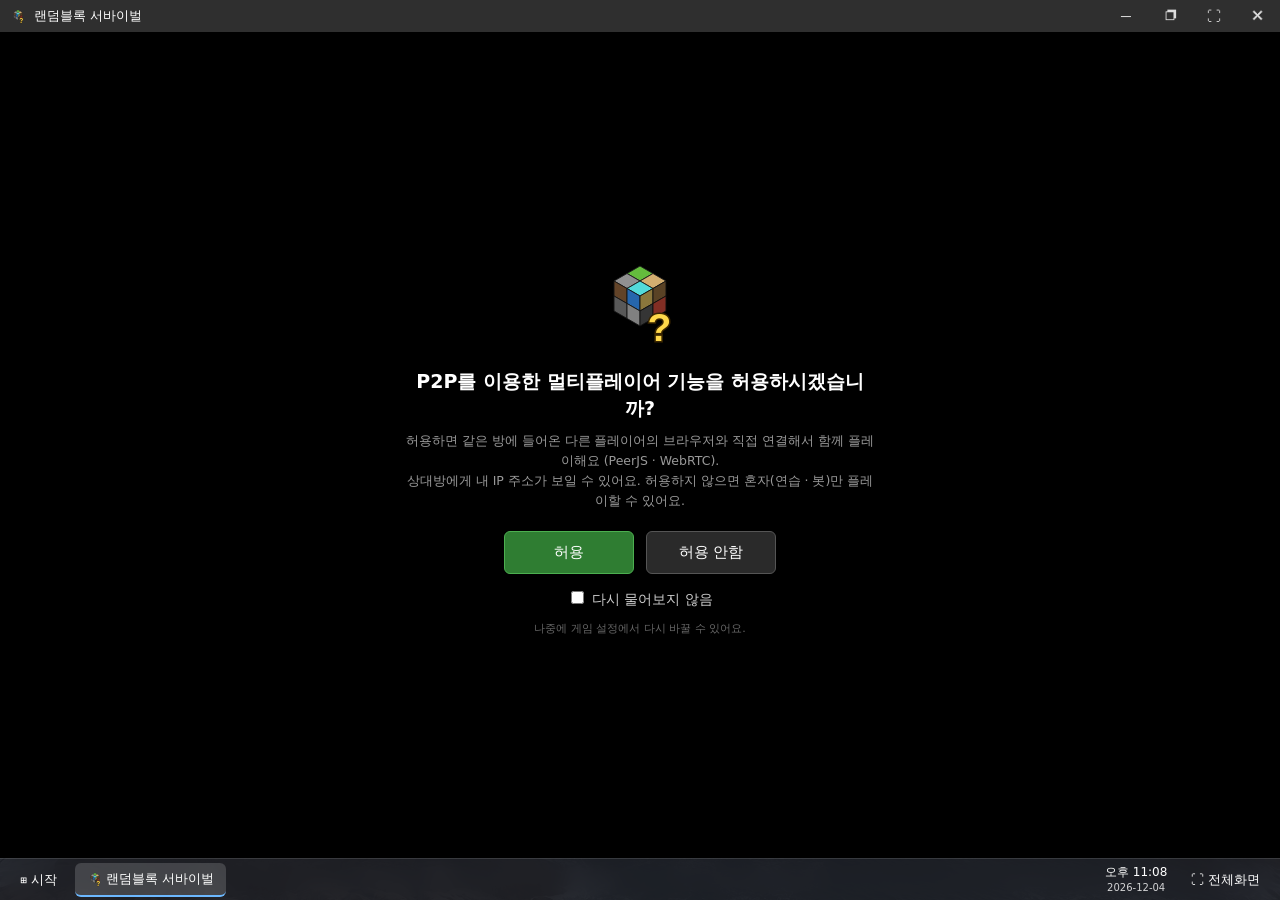
<file: randomblock/index.html>
<!DOCTYPE html>
<html lang="ko">
<head>
<meta charset="utf-8">
<meta name="viewport" content="width=device-width,initial-scale=1,maximum-scale=1,user-scalable=no,viewport-fit=cover">
<title>랜덤블록 서바이벌</title>
<style>html,body{margin:0;height:100%;background:#000;color:#aaa;font:14px sans-serif}body{display:flex;align-items:center;justify-content:center}</style>
</head>
<body>
불러오는 중…
<script>
// 사이트주소/randomblock : 가상 데스크톱 위에 랜덤블록 창만 띄운다. (tools/mkentry.py로 만든 파일)
// 사이트 루트의 index.html을 받아 <base href>(css·js·rbs/music 경로가 루트 기준)와 앱 플래그만 넣어 그린다.
(function () {
  var FLAG = "window.SITE_OPEN='rbs';", root = new URL('../', location.href);
  fetch(new URL('index.html', root), { cache: 'no-cache' }).then(function (r) { if (!r.ok) throw new Error(r.status); return r.text(); }).then(function (h) {
    h = h.replace(/<head([^>]*)>/i, function (m) { return m + '<base href="' + root.href + '"><script>' + FLAG + '<\/script>'; });
    h = h.replace(/<title>[^<]*<\/title>/i, '<title>' + document.title + '</title>');
    document.open(); document.write(h); document.close();
  }).catch(function () { location.replace(root.href); });
})();
</script>
</body>
</html>
</file>
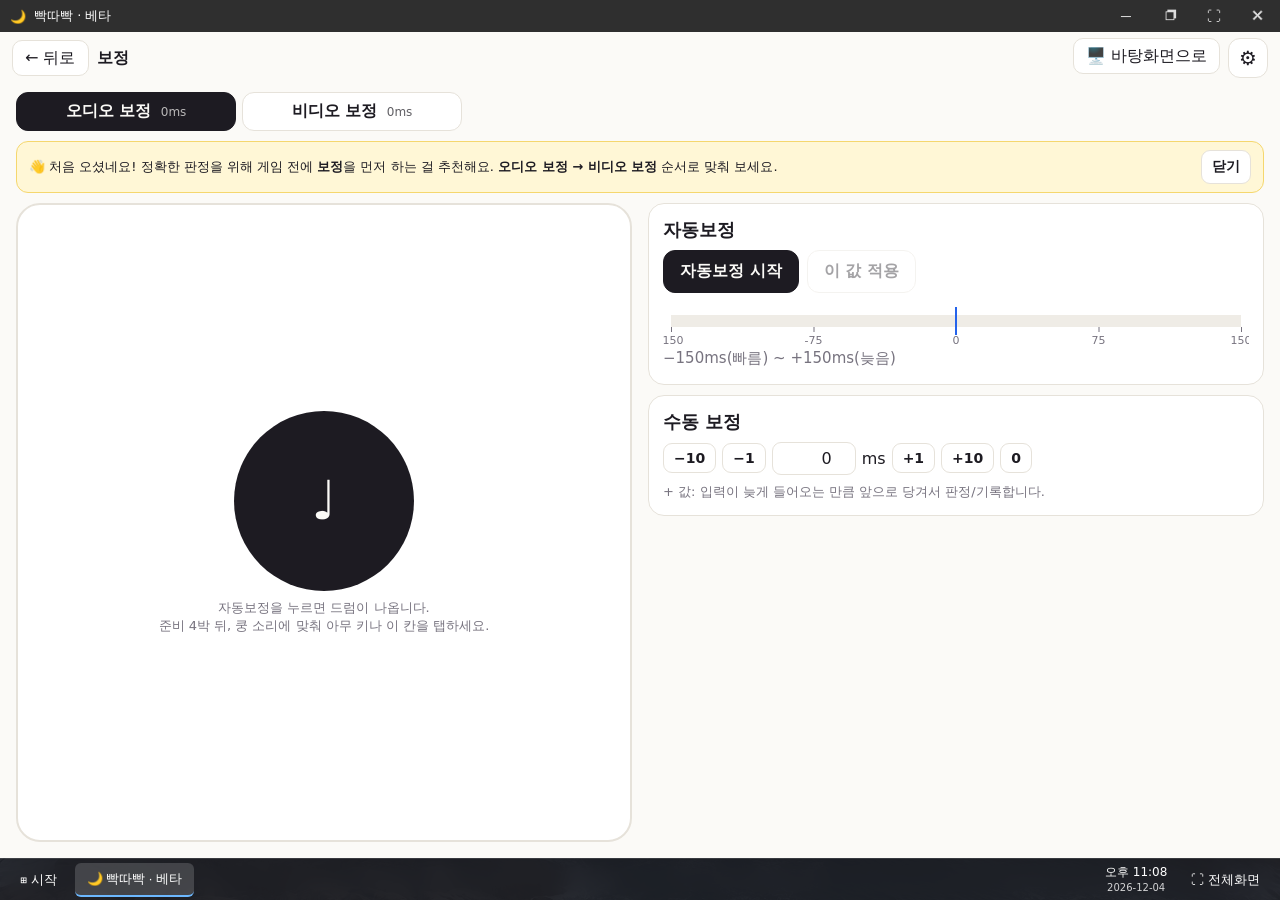
<file: zalza/index.html>
<!DOCTYPE html>
<html lang="ko">
<head>
<meta charset="utf-8">
<meta name="viewport" content="width=device-width,initial-scale=1,maximum-scale=1,user-scalable=no,viewport-fit=cover">
<title>빡따빡</title>
<style>html,body{margin:0;height:100%;background:#000;color:#aaa;font:14px sans-serif}body{display:flex;align-items:center;justify-content:center}</style>
</head>
<body>
불러오는 중…
<script>
// 사이트주소/zalza : 가상 데스크톱 위에 빡따빡 창만 띄운다 (게임 페이지는 zalza/game.html). (tools/mkentry.py로 만든 파일)
// 사이트 루트의 index.html을 받아 <base href>(css·js·rbs/music 경로가 루트 기준)와 앱 플래그만 넣어 그린다.
(function () {
  var FLAG = "window.SITE_OPEN='zalza';", root = new URL('../', location.href);
  fetch(new URL('index.html', root), { cache: 'no-cache' }).then(function (r) { if (!r.ok) throw new Error(r.status); return r.text(); }).then(function (h) {
    h = h.replace(/<head([^>]*)>/i, function (m) { return m + '<base href="' + root.href + '"><script>' + FLAG + '<\/script>'; });
    h = h.replace(/<title>[^<]*<\/title>/i, '<title>' + document.title + '</title>');
    document.open(); document.write(h); document.close();
  }).catch(function () { location.replace(root.href); });
})();
</script>
</body>
</html>
</file>
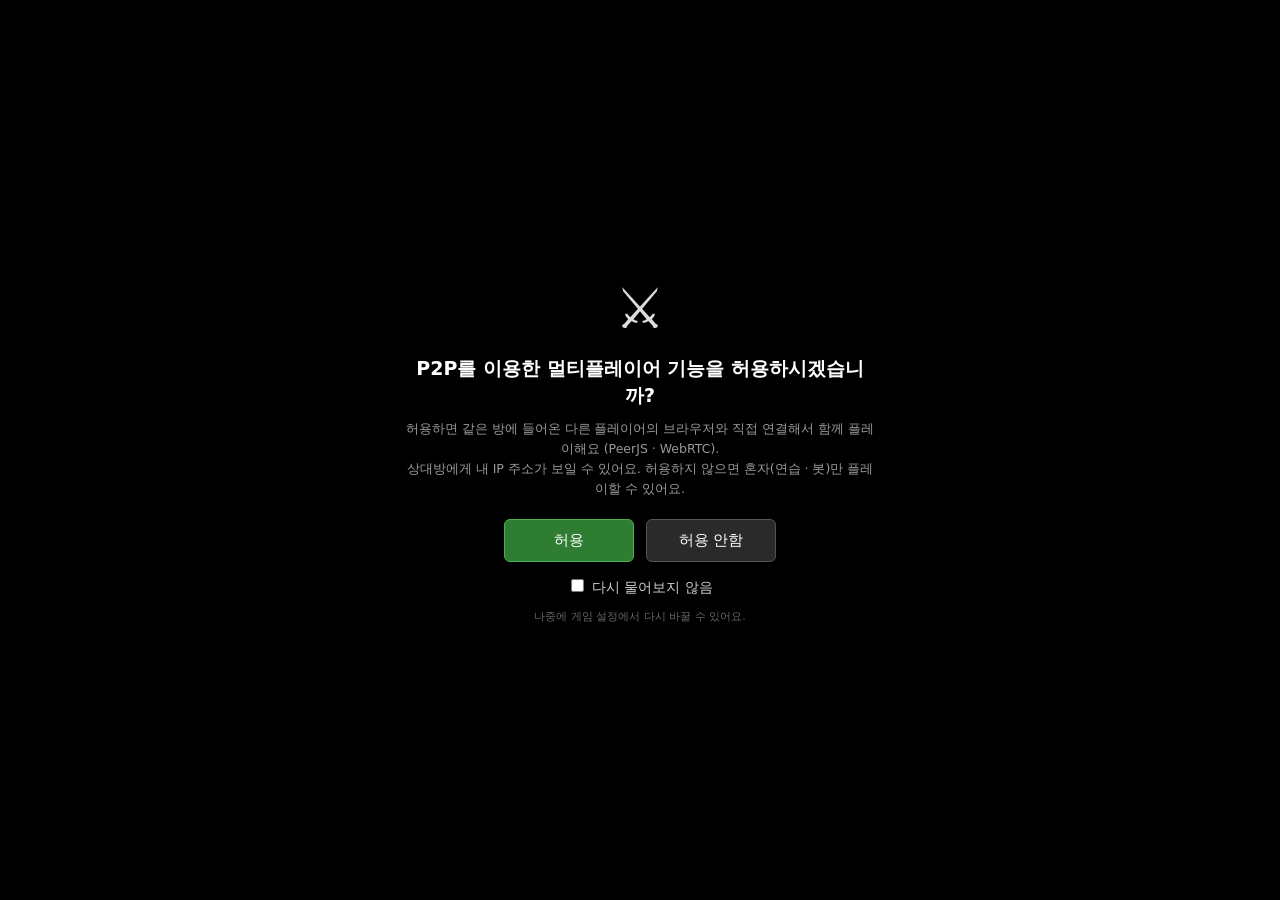
<file: ability_pvp/nodesktop/index.html>
<!DOCTYPE html>
<html lang="ko">
<head>
<meta charset="utf-8">
<meta name="viewport" content="width=device-width,initial-scale=1,maximum-scale=1,user-scalable=no,viewport-fit=cover">
<title>4중인격 PvP</title>
<style>html,body{margin:0;height:100%;background:#000;color:#aaa;font:14px sans-serif}body{display:flex;align-items:center;justify-content:center}</style>
</head>
<body>
불러오는 중…
<script>
// 사이트주소/ability_pvp/nodesktop : 바탕화면 없이 4중인격만 실행한다. (tools/mkentry.py로 만든 파일)
// 사이트 루트의 index.html을 받아 <base href>(css·js·rbs/music 경로가 루트 기준)와 앱 플래그만 넣어 그린다.
(function () {
  var FLAG = "window.SITE_APP='apvp';", root = new URL('../../', location.href);
  fetch(new URL('index.html', root), { cache: 'no-cache' }).then(function (r) { if (!r.ok) throw new Error(r.status); return r.text(); }).then(function (h) {
    h = h.replace(/<head([^>]*)>/i, function (m) { return m + '<base href="' + root.href + '"><script>' + FLAG + '<\/script>'; });
    h = h.replace(/<title>[^<]*<\/title>/i, '<title>' + document.title + '</title>');
    document.open(); document.write(h); document.close();
  }).catch(function () { location.replace(root.href); });
})();
</script>
</body>
</html>
</file>
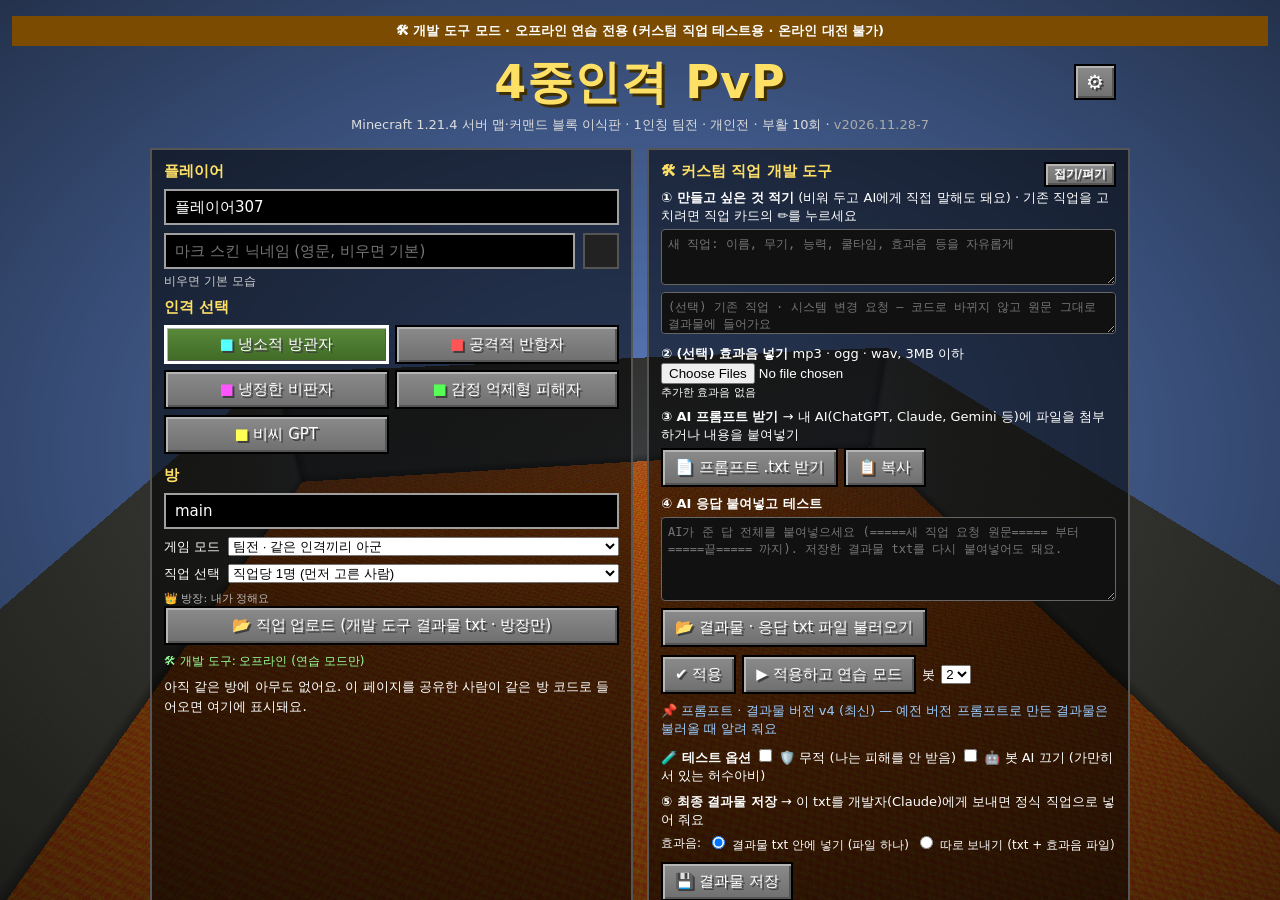
<file: ability_pvp_dev/nodesktop/index.html>
<!DOCTYPE html>
<html lang="ko">
<head>
<meta charset="utf-8">
<meta name="viewport" content="width=device-width,initial-scale=1,maximum-scale=1,user-scalable=no,viewport-fit=cover">
<title>4중인격 개발 도구</title>
<style>html,body{margin:0;height:100%;background:#000;color:#aaa;font:14px sans-serif}body{display:flex;align-items:center;justify-content:center}</style>
</head>
<body>
불러오는 중…
<script>
// 사이트주소/ability_pvp_dev/nodesktop : 바탕화면 없이 4중인격 개발 도구만 실행한다. (tools/mkentry.py로 만든 파일)
// 사이트 루트의 index.html을 받아 <base href>(css·js·rbs/music 경로가 루트 기준)와 앱 플래그만 넣어 그린다.
(function () {
  var FLAG = "window.SITE_APP='apvp';window.APVP_DEV=1;", root = new URL('../../', location.href);
  fetch(new URL('index.html', root), { cache: 'no-cache' }).then(function (r) { if (!r.ok) throw new Error(r.status); return r.text(); }).then(function (h) {
    h = h.replace(/<head([^>]*)>/i, function (m) { return m + '<base href="' + root.href + '"><script>' + FLAG + '<\/script>'; });
    h = h.replace(/<title>[^<]*<\/title>/i, '<title>' + document.title + '</title>');
    document.open(); document.write(h); document.close();
  }).catch(function () { location.replace(root.href); });
})();
</script>
</body>
</html>
</file>
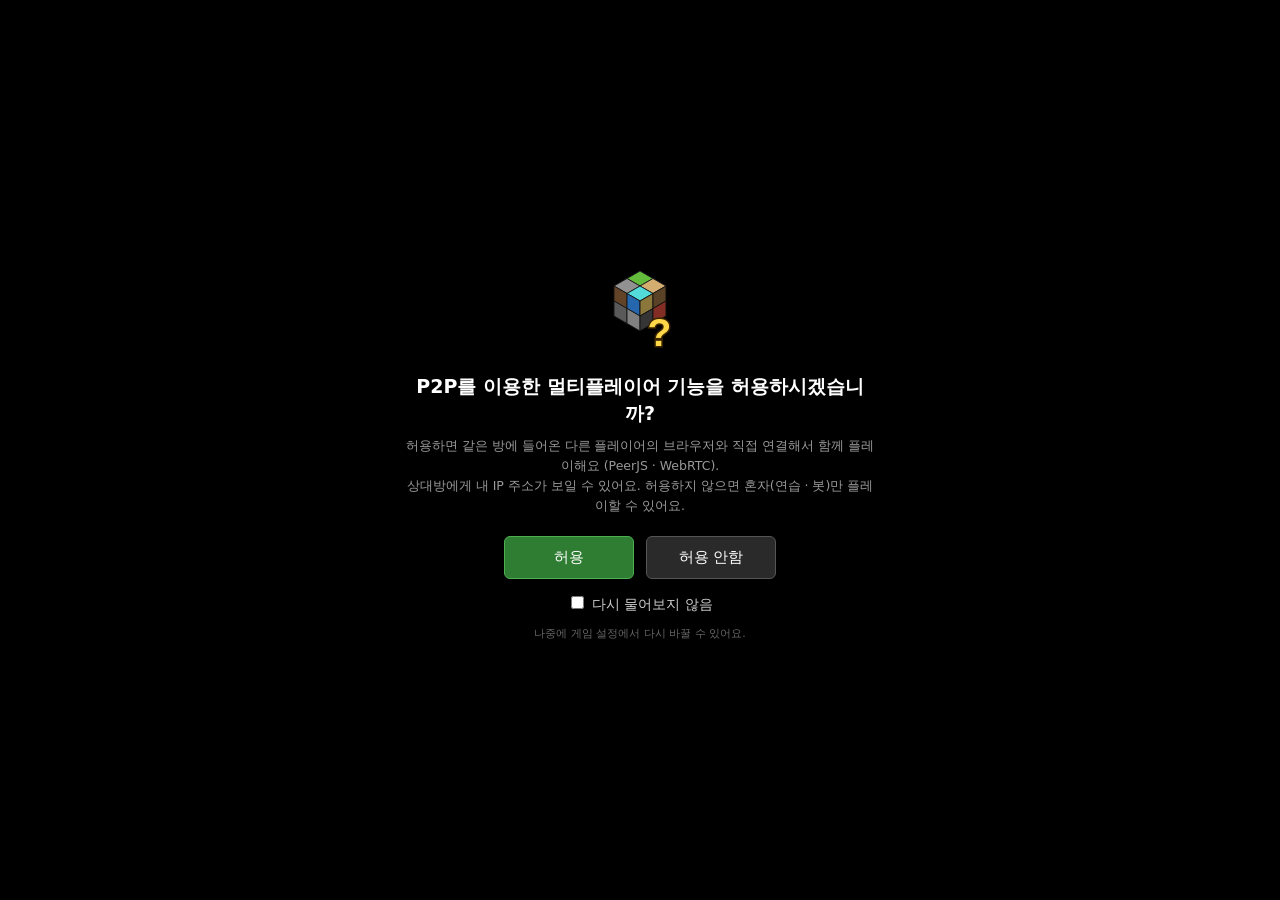
<file: randomblock/nodesktop/index.html>
<!DOCTYPE html>
<html lang="ko">
<head>
<meta charset="utf-8">
<meta name="viewport" content="width=device-width,initial-scale=1,maximum-scale=1,user-scalable=no,viewport-fit=cover">
<title>랜덤블록 서바이벌</title>
<style>html,body{margin:0;height:100%;background:#000;color:#aaa;font:14px sans-serif}body{display:flex;align-items:center;justify-content:center}</style>
</head>
<body>
불러오는 중…
<script>
// 사이트주소/randomblock/nodesktop : 바탕화면 없이 랜덤블록만 실행한다. (tools/mkentry.py로 만든 파일)
// 사이트 루트의 index.html을 받아 <base href>(css·js·rbs/music 경로가 루트 기준)와 앱 플래그만 넣어 그린다.
(function () {
  var FLAG = "window.SITE_APP='rbs';", root = new URL('../../', location.href);
  fetch(new URL('index.html', root), { cache: 'no-cache' }).then(function (r) { if (!r.ok) throw new Error(r.status); return r.text(); }).then(function (h) {
    h = h.replace(/<head([^>]*)>/i, function (m) { return m + '<base href="' + root.href + '"><script>' + FLAG + '<\/script>'; });
    h = h.replace(/<title>[^<]*<\/title>/i, '<title>' + document.title + '</title>');
    document.open(); document.write(h); document.close();
  }).catch(function () { location.replace(root.href); });
})();
</script>
</body>
</html>
</file>
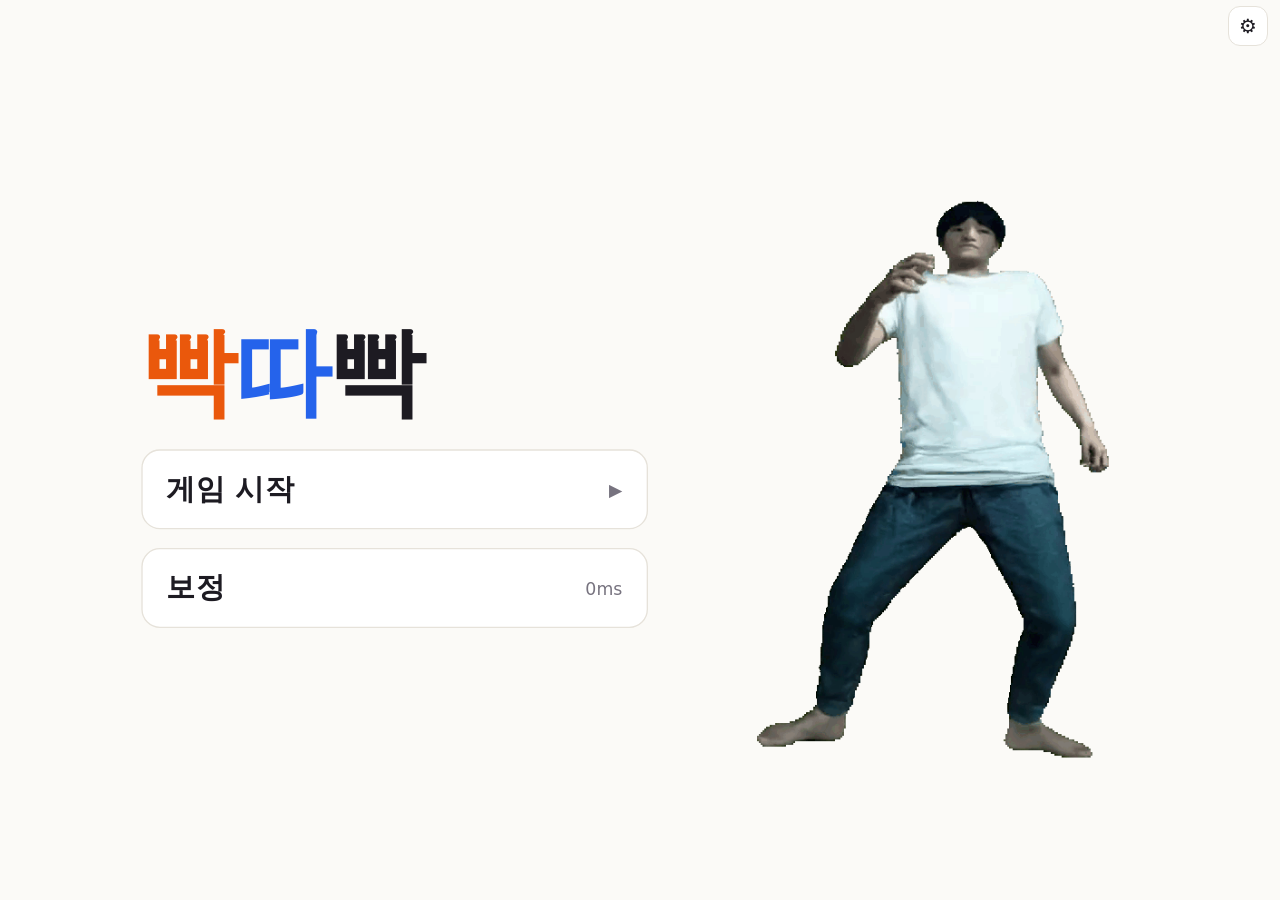
<file: zalza/nodesktop/index.html>
<!DOCTYPE html>
<html lang="ko">
<head>
<meta charset="utf-8">
<meta name="viewport" content="width=device-width,initial-scale=1,maximum-scale=1,user-scalable=no,viewport-fit=cover">
<title>빡따빡</title>
<style>html,body{margin:0;height:100%;background:#000;color:#aaa;font:14px sans-serif}body{display:flex;align-items:center;justify-content:center}</style>
</head>
<body>
불러오는 중…
<script>
// 사이트주소/zalza/nodesktop : 바탕화면 없이 빡따빡만 실행한다. (tools/mkentry.py로 만든 파일)
// 게임 페이지(zalza/game.html)를 받아 <base href>(그 폴더 기준 경로)만 넣어 그린다. 주소는 그대로.
(function () {
  var page = new URL('../../zalza/game.html', location.href), base = new URL('./', page);
  fetch(page, { cache: 'no-cache' }).then(function (r) { if (!r.ok) throw new Error(r.status); return r.text(); }).then(function (h) {
    h = /<head[^>]*>/i.test(h) ? h.replace(/<head([^>]*)>/i, function (m) { return m + '<base href="' + base.href + '">'; }) : '<base href="' + base.href + '">' + h;
    document.open(); document.write(h); document.close();
  }).catch(function () { location.replace(page.href); });
})();
</script>
</body>
</html>
</file>
<file: css/site.css>
*{box-sizing:border-box;-webkit-tap-highlight-color:transparent}
html,body{margin:0;height:100%;overflow:hidden;background:#000;color:#fff;font-family:system-ui,-apple-system,"Apple SD Gothic Neo","Malgun Gothic","Noto Sans KR",sans-serif;user-select:none;-webkit-user-select:none;touch-action:none;overscroll-behavior:none}
#cv{position:fixed;inset:0;width:100%;height:100%;display:block;image-rendering:pixelated}
.hide{display:none!important}
.sh{text-shadow:2px 2px 0 #3f3f3f}
/* buttons */
.mcbtn{font:inherit;color:#fff;background:linear-gradient(#8b8b8b,#6f6f6f);border:2px solid #000;box-shadow:inset 2px 2px 0 #b5b5b5,inset -2px -2px 0 #555;padding:8px 12px;cursor:pointer;text-shadow:2px 2px 0 #3f3f3f;font-size:15px;border-radius:0}
.mcbtn:hover{background:linear-gradient(#9aa6d8,#7a86c0);box-shadow:inset 2px 2px 0 #c5cdf0,inset -2px -2px 0 #4a5590}
.mcbtn:disabled{color:#a0a0a0;background:#3c3c3c;box-shadow:none;cursor:default}
.mcbtn.sel{outline:3px solid #fff;outline-offset:-3px;background:linear-gradient(#5a8a3a,#3f6a26)}
input[type=text]{font:inherit;background:#000;color:#fff;border:2px solid #a0a0a0;padding:7px 9px;font-size:15px;width:100%}
/* menu */
#menu{position:fixed;inset:0;overflow:auto;touch-action:pan-y;background:radial-gradient(ellipse at center,rgba(0,0,0,.25),rgba(0,0,0,.7));padding:max(16px,env(safe-area-inset-top)) max(12px,env(safe-area-inset-right)) max(16px,env(safe-area-inset-bottom)) max(12px,env(safe-area-inset-left))}
.panel{max-width:980px;margin:0 auto}
h1{font-size:clamp(26px,5vw,46px);margin:6px 0 2px;text-align:center;color:#ffe066;text-shadow:3px 3px 0 #3f2f00;letter-spacing:1px}
.sub{text-align:center;color:#ddd;margin-bottom:14px;font-size:13px}
.grid2{display:grid;grid-template-columns:1fr 1fr;gap:14px}
@media(max-width:760px){.grid2{grid-template-columns:1fr}}
.box{background:rgba(0,0,0,.55);border:2px solid #555;padding:12px}
.box h3{margin:0 0 8px;font-size:15px;color:#ffe066}
.row{display:flex;gap:8px;align-items:center;margin-bottom:8px}
#personas{display:grid;grid-template-columns:repeat(auto-fill,minmax(150px,1fr));gap:6px}
#boot{position:fixed;inset:0;z-index:200000;background:#1d1d1d;display:flex;align-items:center;justify-content:center;transition:opacity .4s;font-family:inherit}
#boot.done{opacity:0;pointer-events:none}.bootin{width:min(420px,86vw);color:#fff;text-align:center}
.boott{font-size:26px;font-weight:bold;margin-bottom:18px;text-shadow:3px 3px 0 #3f3f3f}
.bootbar{height:14px;border:2px solid #fff;background:#333;position:relative;overflow:hidden}
#bootBar{height:100%;width:4%;background:linear-gradient(#80d850,#4a9a2a);transition:width .25s}
.bootbar:after{content:"";position:absolute;inset:0;background:linear-gradient(90deg,transparent,rgba(255,255,255,.25),transparent);animation:bootsh 1.1s linear infinite}
@keyframes bootsh{from{transform:translateX(-100%)}to{transform:translateX(100%)}}
.bootrow{display:flex;justify-content:space-between;font-size:13px;margin-top:8px;color:#ddd}.boottip{font-size:11px;color:#999;margin-top:14px}
#jobs .jobnew{background:#555;color:#ddd;border-style:dashed;text-align:left;display:flex;flex-direction:column;gap:2px;min-height:62px}
#newJobPop{position:fixed;inset:0;background:rgba(0,0,0,.6);z-index:150000;display:flex;align-items:center;justify-content:center;padding:12px}#newJobPop.hide{display:none}
.njbox{background:#2b2b2b;border:3px solid #ddd;border-radius:8px;padding:14px;max-width:520px;width:100%;color:#fff;font-size:14px;line-height:1.5;max-height:90vh;overflow:auto}.njbox ol{padding-left:20px;margin:8px 0}
#devBanner{background:#7a4b00;color:#fff;text-align:center;padding:6px;font-size:13px;font-weight:bold}#devBanner.hide,#devPanel.hide{display:none}
#devPanel textarea{width:100%;box-sizing:border-box;background:#111;color:#eee;border:1px solid #666;border-radius:4px;padding:6px;font-size:12px;margin-top:4px}
.devstep{margin:8px 0;font-size:13px}.devstep .row{margin-top:4px;gap:6px;flex-wrap:wrap}#devPanel.fold .devbody{display:none}
#devLog{white-space:pre-wrap;background:#111;color:#cfc;font-size:12px;padding:6px;border-radius:4px;height:220px;overflow:auto;margin:6px 0 0;user-select:text;-webkit-user-select:text}
.devlogbar{gap:6px;flex-wrap:wrap;align-items:center;margin-top:8px}.devlogbar button,.devlogbar select{font-size:12px;padding:3px 8px}
.devsnd{display:inline-block;background:#333;border-radius:4px;padding:2px 6px;margin:2px;font-size:12px}.devsnd button{margin-left:3px;font-size:11px}
body.devmode #btnPlay{display:none}
#jobs .jobsep{grid-column:1/-1;border-top:3px solid #ffd75e;margin-top:8px;padding-top:6px;color:#ffd75e;font-weight:bold;font-size:14px;text-shadow:1px 1px 0 #333}
#jobs{display:grid;grid-template-columns:repeat(auto-fill,minmax(150px,1fr));gap:6px}
.job{text-align:left;display:flex;flex-direction:column;gap:2px;min-height:62px}
.job small{font-size:11px;color:#e8e8e8;text-shadow:1px 1px 0 #333}
.job .taken{color:#ff8080}
.job .jvars{display:flex;gap:4px;margin-top:2px}
.job .jvar{font-size:11px;padding:1px 8px;border:1px solid #222;background:#555;color:#ddd;cursor:pointer}
.job .jvar:hover{background:#777}
.job .jvar.on{background:#7ec832;color:#fff;text-shadow:1px 1px 0 #333}
.job.taken{opacity:.45;cursor:not-allowed}
.wip{background:#a35b00;padding:0 4px;font-size:10px}
.job{position:relative}.job .jedit{position:absolute;top:3px;right:3px;font-size:12px;padding:0 4px;background:#2c4a6e;border:1px solid #111;cursor:pointer;line-height:18px}.job .jedit:hover{background:#3d679a}
.job.editing{outline:2px solid #6cf;outline-offset:-2px}
.devedit{background:rgba(60,140,255,.18);border-left:3px solid #6cf;padding:5px 8px;margin-top:4px;font-size:12px;color:#d6ecff}.devedit.hide{display:none}.devedit button{margin-left:6px;font-size:11px;padding:1px 6px}
.devsndmode{font-size:12px;align-items:center}.devsndmode label{cursor:pointer}
.devask{position:fixed;inset:0;background:rgba(0,0,0,.6);z-index:9999;display:flex;align-items:center;justify-content:center}.devask.hide{display:none}
.devaskbox{background:#2b2b2b;border:2px solid #000;box-shadow:inset 2px 2px 0 #555,inset -2px -2px 0 #111;padding:14px 16px;max-width:420px;color:#eee;font-size:13px;line-height:1.5;white-space:pre-line}.devaskbox .row{justify-content:flex-end;gap:8px;margin-top:10px}
.upl{background:#1f6fe0;color:#fff;padding:0 4px;font-size:10px;border-radius:2px}
.uplwarn{background:rgba(31,111,224,.25);border-left:3px solid #1f6fe0;padding:4px 6px;margin-bottom:4px;font-size:12px;color:#cfe3ff}
#upBtn.dis{opacity:.45;pointer-events:none}
#jobinfo{font-size:13px;line-height:1.5;color:#eee;min-height:60px}
#jobinfo ul{margin:6px 0 0;padding-left:18px}
#plist div{padding:3px 0;font-size:14px}
#netstat{font-size:12px;color:#9f9}
.play{display:flex;gap:10px;flex-wrap:wrap;margin-top:12px}
.play .mcbtn{flex:1;min-width:200px;font-size:18px;padding:12px}
#help,#help2{font-size:13px;line-height:1.6;color:#ddd}
#help b,#help2 b{color:#ffe066}
/* HUD */
#hud{position:fixed;inset:0;pointer-events:none}
#hud>*{position:absolute}
#cross{left:50%;top:50%;width:18px;height:18px;transform:translate(-50%,-50%);mix-blend-mode:difference}
#cross:before,#cross:after{content:"";position:absolute;background:#fff}
#cross:before{left:8px;top:0;width:2px;height:18px}#cross:after{top:8px;left:0;height:2px;width:18px}
#cross.on:before,#cross.on:after{background:#ff4040}#cross.on{mix-blend-mode:normal}
#tapmark{width:46px;height:46px;border:3px solid #ff5050;border-radius:50%;transform:translate(-50%,-50%) scale(.4);opacity:0}
#tapmark.go{animation:tapm .35s ease-out}
@keyframes tapm{0%{opacity:1;transform:translate(-50%,-50%) scale(.4)}100%{opacity:0;transform:translate(-50%,-50%) scale(1.2)}}
.mobonly{display:none!important}body.mobile .mobonly{display:flex!important}body.mobile .pconly{display:none!important}
#atkind{left:50%;top:calc(50% + 16px);width:24px;height:4px;transform:translateX(-50%);background:#444}
#atkind i{display:block;height:100%;background:#ddd}
#bottom{left:50%;bottom:max(6px,env(safe-area-inset-bottom));transform:translateX(-50%);display:flex;flex-direction:column;align-items:center;gap:4px}
#heartsRow{display:flex;justify-content:space-between;align-items:flex-end;width:100%}
#heartsC{image-rendering:pixelated}
#itemname{font-size:15px;text-shadow:2px 2px 0 #3f3f3f;height:20px;transition:opacity .2s}
#hotbarWrap{display:flex;align-items:flex-end;gap:10px}
#hotbar{display:flex;background:rgba(0,0,0,.45);border:3px solid #222;pointer-events:auto}
.slot,#offhand{position:relative;width:52px;height:52px;border:2px solid #8b8b8b;box-shadow:inset 0 0 0 2px #3a3a3a;display:flex;align-items:center;justify-content:center}
.slot.sel{border:3px solid #fff;box-shadow:0 0 0 1px #000}
.slot .ic,#offhand .ic{font-size:28px;line-height:1;filter:drop-shadow(1px 1px 0 #000)}
.slot .cnt{position:absolute;right:3px;bottom:0;font-size:15px;font-weight:700;text-shadow:2px 2px 0 #3f3f3f}
.slot .cd{position:absolute;left:0;top:0;width:100%;background:rgba(255,255,255,.45)}
.slot .dur{position:absolute;left:4px;right:4px;bottom:3px;height:3px;background:#000;display:none}.slot .dur i{display:block;height:100%}
.slot .key{position:absolute;left:3px;top:1px;font-size:10px;color:#ccc;opacity:.7}
#offhand{background:rgba(0,0,0,.45);border:3px solid #222}
#info{left:max(10px,env(safe-area-inset-left));top:max(8px,env(safe-area-inset-top));font-size:14px;text-shadow:2px 2px 0 #3f3f3f;line-height:1.4}
#info small{color:#bbb}
#effects{right:max(10px,env(safe-area-inset-right));top:max(8px,env(safe-area-inset-top));display:flex;flex-direction:column;gap:4px;align-items:flex-end}
#effects div{background:rgba(0,0,0,.55);border:2px solid;padding:3px 8px;font-size:13px}
#chat{left:max(8px,env(safe-area-inset-left));bottom:170px;max-width:min(470px,60vw);font-size:13px;line-height:1.3}
#chat div{background:rgba(0,0,0,.45);padding:1px 6px;text-shadow:2px 2px 0 #3f3f3f;word-break:keep-all}
#chatbar{left:max(8px,env(safe-area-inset-left));bottom:150px;width:min(560px,92vw);display:flex;gap:6px;pointer-events:auto;z-index:3}
#chatbar input{flex:1;min-width:0;font-size:16px;user-select:text;-webkit-user-select:text;touch-action:auto}
#chatbar .mcbtn{padding:6px 12px}
input,select,textarea{user-select:text;-webkit-user-select:text;touch-action:auto}
body.mobile #chatbar{top:max(8px,env(safe-area-inset-top));bottom:auto}
#title{left:0;right:0;top:28%;text-align:center;opacity:0}
#tt{font-size:clamp(28px,6vw,64px);font-weight:800;text-shadow:4px 4px 0 #3f3f3f}
#ts{font-size:clamp(16px,3vw,28px);text-shadow:3px 3px 0 #3f3f3f;margin-top:6px}
#actionbar{left:0;right:0;bottom:150px;text-align:center;font-size:17px;text-shadow:2px 2px 0 #3f3f3f;opacity:0}
.folpop{position:absolute;font-size:clamp(15px,2.4vw,22px);font-weight:700;color:#55ffff;text-shadow:2px 2px 0 #3f3f3f;white-space:nowrap;pointer-events:none;animation:folpop 1.25s ease-out forwards}
.folpop.bleed{color:#ff3a3a;font-size:clamp(18px,3vw,28px);font-weight:800}
@keyframes folpop{0%{opacity:0;transform:translateY(8px) scale(.9)}12%{opacity:1;transform:translateY(0) scale(1)}100%{opacity:0;transform:translateY(-70px)}}
#prompt{left:50%;top:62%;transform:translateX(-50%);background:rgba(0,0,0,.6);padding:6px 12px;font-size:15px;display:none;pointer-events:auto;cursor:pointer}
#hurt{inset:0;background:radial-gradient(ellipse at center,transparent 40%,rgba(200,0,0,.7));opacity:0}
#tags{inset:0;overflow:hidden}
/* dude 댄스 가사: my own above the actionbar, others' above their head (.tag u); sung words turn yellow */
#lyrics{left:0;right:0;bottom:176px;text-align:center;font-size:20px;color:#fff;text-shadow:2px 2px 0 #3f3f3f;display:none}
#lyrics .bk,.tag u .bk{font-size:.72em;opacity:.85}
#lyrics b,.tag u b{font-weight:normal;transition:color .08s}#lyrics b.on,.tag u b.on{color:#ffdf3a}
.tag u{display:block;text-decoration:none;font-size:15px;color:#fff;margin-bottom:2px;text-shadow:1px 1px 0 #000}
body.mobile #lyrics{bottom:154px}
.tag{position:absolute;left:0;top:0;text-align:center;font-size:13px;text-shadow:1px 1px 0 #000;white-space:nowrap}
.tag em{display:block;font-style:normal;font-size:12px;color:#ffdf6e;background:rgba(0,0,0,.35);padding:0 4px;margin-bottom:1px;border-radius:2px}
.tag.ally{color:#8f8}.tag.ally i b{background:#3c3}
.tag i{display:block;width:44px;height:4px;background:#400;margin:1px auto 0;border:1px solid #000}.tag i b{display:block;height:100%;background:#e22}
#tab{left:50%;top:40px;transform:translateX(-50%);background:rgba(0,0,0,.7);padding:8px 12px;min-width:min(520px,94vw);font-size:14px}
#tab .th{text-align:center;color:#ffe066;margin-bottom:6px}
#tab table{width:100%;border-collapse:collapse}#tab td,#tab th{padding:3px 8px;text-align:left}#tab th{color:#aaa;font-weight:400;font-size:12px}#tab tr.me td{background:rgba(255,255,255,.1)}
#debug{left:10px;top:70px;font:12px monospace;background:rgba(0,0,0,.5);padding:4px;display:none}
#pauseBtn{right:max(10px,env(safe-area-inset-right));top:max(60px,calc(env(safe-area-inset-top) + 52px));pointer-events:auto;font-size:18px;padding:6px 12px;display:none}
/* pause */
#pause{position:fixed;inset:0;background:rgba(16,12,8,.72);display:flex;overflow-y:auto;-webkit-overflow-scrolling:touch;touch-action:pan-y;z-index:5;font-family:inherit}
/* Minecraft-style options screen: centered title, two columns of equal stone buttons, sliders that fill their button */
#pause .inner{width:min(640px,96vw);height:100%;box-sizing:border-box;display:flex;flex-direction:column;padding:max(14px,env(safe-area-inset-top)) max(12px,env(safe-area-inset-right)) max(12px,env(safe-area-inset-bottom)) max(12px,env(safe-area-inset-left));margin:0 auto}
#pause .pmid{flex:1;min-height:0;display:flex;flex-direction:column;justify-content:center}#pause .pgrid{display:grid;grid-template-columns:1fr 1fr;gap:6px 10px;overflow-y:auto;align-content:start;padding:2px;-webkit-overflow-scrolling:touch}
html body #pause .pgrid > *:not(.pon){display:none!important}#pause .pfull{grid-column:1/-1}#pause #pClose{flex:none;margin-top:10px;width:min(400px,100%);align-self:center}
#pause .mctitle{grid-column:1/-1;text-align:center;color:#fff;font-size:17px;text-shadow:2px 2px 0 #3f3f3f;margin:0 0 8px}
#pause .mcbtn,#pause .mcw{position:relative;display:flex;align-items:center;justify-content:center;height:40px;box-sizing:border-box;padding:0 8px;margin:0;font-size:15px;color:#e0e0e0;text-shadow:2px 2px 0 #3f3f3f;background:#6f6f6f;border:2px solid #000;box-shadow:inset 2px 2px 0 #a8a8a8,inset -2px -3px 0 #4a4a4a;cursor:pointer;user-select:none;-webkit-user-select:none;white-space:nowrap;overflow:hidden;text-overflow:ellipsis;border-radius:0}
#pause .mcbtn:hover,#pause .mcw:not(.mcr):hover{background:#7d86c4;box-shadow:inset 2px 2px 0 #b8c0f0,inset -2px -3px 0 #4b5594;color:#ffffa0}
#pause .mcw .mcl{pointer-events:none;overflow:hidden;text-overflow:ellipsis;position:relative;z-index:1}
#pause .mcw input[type=checkbox],#pause .mcw select,#pause #fovv{display:none}
#pause .mcw small{position:absolute;right:4px;bottom:1px;font-size:9px;color:#ccc;text-shadow:1px 1px 0 #222;pointer-events:none}
#pause .mcw.dis{color:#a0a0a0;background:#3c3c3c;box-shadow:none;cursor:default}
#pause .mcr{background:#1f1f1f;box-shadow:inset 0 0 0 1px #333;cursor:default}
#pause .mcr input[type=range]{-webkit-appearance:none;appearance:none;position:absolute;inset:0;width:100%;height:100%;margin:0;background:transparent;cursor:pointer;touch-action:none}
#pause .mcr input[type=range]::-webkit-slider-runnable-track{height:36px;background:transparent;border:0}
#pause .mcr input[type=range]::-webkit-slider-thumb{-webkit-appearance:none;width:10px;height:36px;background:#7a7a7a;border:2px solid #000;box-sizing:border-box;box-shadow:inset 2px 2px 0 #b5b5b5,inset -2px -2px 0 #4a4a4a}
#pause .mcr input[type=range]:hover::-webkit-slider-thumb{background:#8a93d0;box-shadow:inset 2px 2px 0 #c0c8f4,inset -2px -2px 0 #4b5594}
#pause .mcr input[type=range]::-moz-range-track{height:36px;background:transparent;border:0}
#pause .mcr input[type=range]::-moz-range-thumb{width:10px;height:36px;background:#7a7a7a;border:2px solid #000;border-radius:0;box-sizing:border-box}
#pause #pResume{margin-bottom:8px}#pause #pLobby{margin-top:8px}#pause #pClose.phide{display:none!important}body.setmenu #pause{background:rgba(14,10,6,.94)}
#pause #help2{background:rgba(0,0,0,.55);color:#ddd;font-size:13px;padding:8px;line-height:1.5}
@media (max-height:480px){#pause .mcbtn,#pause .mcw{height:34px;font-size:13px}#pause .mcr input[type=range]::-webkit-slider-runnable-track{height:30px}#pause .mcr input[type=range]::-webkit-slider-thumb{height:30px}#pause .inner{gap:4px 8px}#pause .mctitle{margin:0 0 4px;font-size:15px}}
/* touch */
#touch{position:fixed;inset:0;display:none;touch-action:none}
body.mobile #touch{display:block;pointer-events:auto;z-index:1}
#bottom,#prompt,#pauseBtn,#tab{z-index:2}
body.mobile #pauseBtn{display:block}
#joy{position:absolute;width:120px;height:120px;border-radius:50%;background:rgba(255,255,255,.12);border:2px solid rgba(255,255,255,.35);transform:translate(-50%,-50%);display:none;pointer-events:none}
#knob{position:absolute;left:50%;top:50%;width:52px;height:52px;border-radius:50%;background:rgba(255,255,255,.45);transform:translate(-50%,-50%)}
.tb{position:absolute;width:64px;height:64px;border-radius:50%;background:rgba(0,0,0,.35);border:2px solid rgba(255,255,255,.5);display:flex;align-items:center;justify-content:center;font-size:24px;color:#fff;touch-action:none}
.tb.on{background:rgba(255,255,255,.35)}.tb.lock{background:rgba(120,200,255,.45)}
.tb small{font-size:10px;position:absolute;bottom:-15px;white-space:nowrap;text-shadow:1px 1px 0 #000}
.tsm{width:44px;height:44px;font-size:18px;border-radius:8px}
#touch .tdyn{transform-origin:50% 50%}
.dpad{position:absolute;width:168px;height:168px;touch-action:none}
.dc{position:absolute;width:52px;height:52px;border-radius:6px;background:rgba(0,0,0,.35);border:2px solid rgba(255,255,255,.5);display:flex;align-items:center;justify-content:center;color:#fff;font-size:22px}
.dc.on{background:rgba(255,255,255,.35)}.dc.lock{background:rgba(120,200,255,.45)}
.dc-ul,.dc-ur{opacity:0;transition:opacity .1s}.dpad.fwd .dc-ul,.dpad.fwd .dc-ur{opacity:1}
body.tedit #touch .tdyn{outline:2px dashed rgba(255,255,0,.8);outline-offset:4px}body.tedit #touch .tdyn.esel{outline:3px solid #ff0}
body.tedit .dc-ul,body.tedit .dc-ur{opacity:.5}
#tEdit{position:absolute;left:50%;top:max(8px,env(safe-area-inset-top));transform:translateX(-50%);z-index:6;display:flex;flex-wrap:wrap;gap:5px;justify-content:center;align-items:center;background:rgba(0,0,0,.78);border:2px solid #fff;border-radius:8px;padding:6px;max-width:94%;font-size:13px;color:#fff}
#tEdit.hide{display:none}#tEdit button,#tEdit select{font-size:13px;padding:5px 8px;border-radius:6px;border:1px solid #aaa;background:#333;color:#fff}
#teSel{width:100%;text-align:center;font-size:12px;color:#ff8}
#tMenu{position:absolute;right:calc(10px + env(safe-area-inset-right));top:max(104px,calc(env(safe-area-inset-top) + 96px));display:flex;flex-direction:column;gap:4px;z-index:4}
.tmi{background:rgba(0,0,0,.72);border:2px solid rgba(255,255,255,.55);border-radius:8px;padding:6px 12px;font-size:13px;color:#fff;white-space:nowrap;touch-action:none}
.tmi.on{background:rgba(255,255,255,.35)}.tmi.lock{background:rgba(120,200,255,.45)}
#tSpawn{left:50%;top:70%;transform:translateX(-50%);width:auto;padding:0 14px;border-radius:8px;font-size:15px;height:44px;display:none}
#app{position:fixed;inset:0;overflow:hidden}
#desk{display:none}body.desk #desk{display:block}body.desk{background:#000}
#dkWall{position:fixed;inset:0;background:#2a4a6a center/cover no-repeat}
#dkIcons{position:fixed;left:14px;top:14px;bottom:56px;display:flex;flex-direction:column;flex-wrap:wrap;gap:8px;z-index:1;align-content:flex-start}
.dkIcon{width:84px;padding:6px 2px;text-align:center;color:#fff;font-size:12px;line-height:1.25;text-shadow:0 1px 3px #000;border:1px solid transparent;border-radius:4px;cursor:default;user-select:none}
.dkIcon:hover{background:rgba(255,255,255,.15)}.dkIcon.sel{background:rgba(80,140,255,.35);border-color:rgba(160,200,255,.7)}
.dkIcon .dkimg{font-size:30px;width:52px;height:52px;margin:0 auto 4px;display:flex;align-items:center;justify-content:center;border:2px solid #222;border-radius:8px;box-shadow:inset 0 0 0 2px rgba(255,255,255,.25)}
.dkWin{position:fixed;background:#202020;border:1px solid #555;border-radius:8px 8px 0 0;box-shadow:0 10px 40px rgba(0,0,0,.6);box-sizing:border-box}.dkWin.max{border-radius:0;border:0}
.dkTitle{height:32px;display:flex;align-items:center;gap:8px;padding-left:10px;color:#aaa;font-size:13px;background:#262626;border-radius:8px 8px 0 0;user-select:none;cursor:default}.dkWin.act .dkTitle{color:#fff;background:#2f2f2f}.dkWin.max .dkTitle{border-radius:0}
.dkTitle .dktt{flex:1;white-space:nowrap;overflow:hidden;text-overflow:ellipsis}.dkbtns{display:flex;height:100%}
.dkbtns button{width:44px;height:100%;border:0;background:transparent;color:#ddd;font-size:14px;cursor:pointer}.dkbtns button:hover{background:#3d3d3d}.dkbtns .bClose:hover{background:#c42b1c!important;color:#fff}
.dkBody{position:absolute;left:0;right:0;top:32px;bottom:0;overflow:auto}
.dkApp{padding:12px 16px;color:#eee;font-size:13px;background:#1e1f22}.dkApp h3{margin:12px 0 6px;font-size:14px;color:#ffd75e}.dkApp h3:first-child{margin-top:0}
.dkApp label{display:block;margin:6px 0;cursor:pointer}.dkApp label small{display:block;color:#999;margin-left:22px}.dkApp .row{display:flex;gap:8px;flex-wrap:wrap}
.dkbtn{display:inline-block;padding:6px 12px;border-radius:6px;border:1px solid #666;background:#333;color:#fff;font-size:13px;cursor:pointer}.dkbtn:hover{background:#444}.dkhint{color:#888;font-size:12px;margin-top:14px}
.dkrz{position:absolute;z-index:3}.dk-n,.dk-s{left:6px;right:6px;height:6px;cursor:ns-resize}.dk-n{top:-3px}.dk-s{bottom:-3px}.dk-e,.dk-w{top:6px;bottom:6px;width:6px;cursor:ew-resize}.dk-e{right:-3px}.dk-w{left:-3px}
.dk-ne,.dk-nw,.dk-se,.dk-sw{width:12px;height:12px}.dk-ne{right:-4px;top:-4px;cursor:nesw-resize}.dk-sw{left:-4px;bottom:-4px;cursor:nesw-resize}.dk-nw{left:-4px;top:-4px;cursor:nwse-resize}.dk-se{right:-4px;bottom:-4px;cursor:nwse-resize}
.dkWin.max .dkrz{display:none}body.dkdrag,body.dkdrag *{user-select:none!important}body.dkdrag #app,body.dkdrag .dkBody{pointer-events:none}
body.desk #app{inset:auto}
#dkBar{position:fixed;left:0;right:0;bottom:0;height:42px;z-index:100000;display:flex;align-items:center;gap:6px;padding:0 8px;background:rgba(28,30,36,.92);backdrop-filter:blur(10px);border-top:1px solid rgba(255,255,255,.12);color:#fff;font-size:13px}
#dkBar button{height:34px;border:0;border-radius:6px;background:transparent;color:#fff;font-size:13px;padding:0 12px;cursor:pointer;white-space:nowrap}#dkBar button:hover{background:rgba(255,255,255,.12)}
#dkTasks{display:flex;gap:4px}.dkTask{border-bottom:2px solid transparent!important;background:rgba(255,255,255,.06)!important}.dkTask.on{border-bottom-color:#6cb8ff!important;background:rgba(255,255,255,.16)!important}
.dkfill{flex:1}#dkClock{text-align:center;font-size:12px;line-height:1.25;padding:0 6px}#dkClock small{opacity:.8}
#dkStartMenu{position:absolute;left:8px;bottom:48px;background:rgba(32,34,40,.97);border:1px solid #555;border-radius:8px;padding:6px;min-width:300px;box-shadow:0 8px 30px rgba(0,0,0,.5)}#dkStartMenu.hide{display:none}
#dkStartMenu div[data-a]{padding:8px 12px;border-radius:6px;cursor:pointer}#dkStartMenu div[data-a]:hover{background:rgba(255,255,255,.12)}#dkStartMenu .smh{font-size:11px;color:#999;padding:6px 12px 2px}
body.deskfull #dkBar,body.deskfull #dkIcons{display:none}
body.deskonly #app,body.deskonly #boot,body.deskonly #newJobPop{display:none!important}body.deskonly{overflow:hidden}
.dkbeta{display:inline-block;background:#e8a317;color:#000;font-size:10px;padding:0 4px;border-radius:3px;margin-left:2px;text-shadow:none;vertical-align:1px}
.dkFrame{position:absolute;inset:0;width:100%;height:100%;border:0;background:#000;display:block}.dkWin.full{border:0;border-radius:0}
.dkIcon .dkimg img{width:100%;height:100%;object-fit:contain;image-rendering:auto}.dkti img,.dkTask img,#dkStartMenu img{width:16px;height:16px;vertical-align:middle;object-fit:contain}
.dkload{position:absolute;inset:0;display:flex;align-items:center;justify-content:center;color:#aaa;background:#000;font-size:14px}
.p2pask{position:absolute;inset:0;background:#000;display:flex;align-items:center;justify-content:center;overflow:auto}
.p2pin{max-width:520px;padding:24px;text-align:center;color:#ddd}.p2plogo{width:96px;height:96px;image-rendering:pixelated}.p2pico{font-size:56px}
.p2pq{font-size:19px;font-weight:bold;color:#fff;margin:14px 0 10px;line-height:1.4}.p2pd{font-size:12.5px;color:#999;line-height:1.6}
.p2pb{display:flex;gap:12px;justify-content:center;margin:20px 0 14px}.p2pb button{min-width:130px;padding:11px 18px;font-size:15px;border-radius:6px;border:1px solid #555;cursor:pointer;color:#fff;background:#2a2a2a}
.p2pb .p2pyes{background:#2f7d32;border-color:#4caf50}.p2pb button:hover{filter:brightness(1.2)}.p2pr{font-size:14px;cursor:pointer;color:#ccc}.p2pn{font-size:11px;color:#666;margin-top:12px}
body.dkmob .dkIcon{width:92px}body.dkmob .dkbtns button{width:48px}body.dkmob #dkClock{display:none}body.dkmob .dkTask{max-width:34vw;overflow:hidden;text-overflow:ellipsis}
#pause .praconly{display:none!important}body.practice #pause .praconly{display:flex!important}
#pWinMode{display:none}body.inframe #pWinMode{display:flex}
body:not(.inframe) .frameonly{display:none!important}
#mGear{position:absolute;right:14px;top:12px;font-size:20px;padding:4px 10px;z-index:3}.panel{position:relative}
body.setmenu #pause .gameonly,body.setmenu #pResume,body.setmenu #pWinMode{display:none!important}
body.rot #app{inset:auto;top:0;transform-origin:0 0;transform:rotate(90deg)}
#btnLand{display:none;width:100%;margin-top:10px;font-size:17px;padding:12px}
body.mobile #btnLand{display:block}
body.mobile .slot,body.mobile #offhand{width:44px;height:44px}
body.mobile .slot .ic,body.mobile #offhand .ic{font-size:22px}
body.mobile .slot .key{display:none}
body.mobile #chat{top:max(50px,calc(env(safe-area-inset-top) + 44px));bottom:auto;font-size:11px;line-height:1.25;max-width:min(300px,38vw)}
body.mobile #chat div{padding:0 4px;text-shadow:1px 1px 0 #3f3f3f}
body.mobile #chat div:nth-last-child(n+5){display:none}
body.mobile.chatting #chat div:nth-last-child(n+5){display:block}
body.mobile #chatbar{left:auto;right:max(8px,env(safe-area-inset-right));width:min(460px,60vw)}
body.mobile #actionbar{bottom:128px}
@media (max-width:520px){body.mobile .slot,body.mobile #offhand{width:36px;height:36px}body.mobile .slot .ic{font-size:19px}}
@media (orientation:portrait){body.mobile:not(.rot):not(.land) #rot{display:flex}}
#rot{position:fixed;left:0;right:0;top:max(6px,env(safe-area-inset-top));display:none;justify-content:center;pointer-events:none}
#rot span{background:rgba(0,0,0,.7);padding:8px 14px;font-size:14px;pointer-events:auto;border:2px solid #fff}
/* site version: refresh notice (SITE.verNotice) + labels */
#siteVerNote{position:fixed;left:50%;top:12px;transform:translateX(-50%);z-index:2147483647;background:rgba(16,16,16,.94);border:2px solid #55ff55;border-radius:4px;padding:10px 14px;color:#fff;font:14px system-ui,sans-serif;text-align:center;box-shadow:0 4px 16px rgba(0,0,0,.6);max-width:calc(100vw - 32px)}
#siteVerNote .svt{color:#ffff55;font-weight:bold}#siteVerNote .svt b{color:#55ff55}#siteVerNote .svs{font-size:12px;color:#aaa;margin:4px 0 8px}
#siteVerNote .svb{display:flex;gap:8px;justify-content:center}#siteVerNote button{padding:7px 16px;font-size:14px;cursor:pointer;color:#fff;background:#6f6f6f;border:2px solid;border-color:#aaa #333 #333 #aaa}#siteVerNote .svy{background:#2f7d32;border-color:#6c6 #1b4d1d #1b4d1d #6c6}
.sitever{color:#aaa}
body.apvpcut #hud{display:none!important}
/* 바탕화면 폴더 (안드로이드식): 아이콘 = 안에 든 앱 2x2 미리보기, 누르면 둥근 사각형이 아이콘에서 커져 나와 앱을 보여 줌 */
.dkfold .dkimg{border-color:rgba(255,255,255,.55);backdrop-filter:blur(6px);-webkit-backdrop-filter:blur(6px);border-radius:14px;padding:5px}
.dkfgrid{display:grid;grid-template-columns:1fr 1fr;grid-template-rows:1fr 1fr;gap:3px;width:100%;height:100%}
.dkfgrid span{border-radius:4px;display:flex;align-items:center;justify-content:center;font-size:11px;overflow:hidden}
.dkfgrid span img{width:100%;height:100%;object-fit:contain}
#dkFolder{position:fixed;inset:0 0 42px 0;z-index:99995;display:flex;align-items:center;justify-content:center;background:rgba(0,0,0,0);transition:background .2s}
#dkFolder.open{background:rgba(0,0,0,.35)}
#dkFolder .dkfpan{min-width:220px;max-width:min(92vw,460px);padding:16px 14px 12px;border-radius:26px;background:rgba(40,44,52,.72);backdrop-filter:blur(18px);-webkit-backdrop-filter:blur(18px);box-shadow:0 12px 40px rgba(0,0,0,.5);transform:scale(var(--s0,.2));opacity:0;transition:transform .22s cubic-bezier(.2,.9,.3,1.1),opacity .18s}
#dkFolder.open .dkfpan{transform:scale(1);opacity:1}
#dkFolder.closing .dkfpan{transition:transform .2s ease-in,opacity .2s ease-in}
#dkFolder .dkfttl{color:#fff;font-size:17px;font-weight:600;text-align:center;margin-bottom:10px;text-shadow:0 1px 3px #000}
#dkFolder .dkfapps{display:flex;flex-wrap:wrap;justify-content:center;gap:6px}
#dkFolder .dkIcon{cursor:pointer}
</file>
